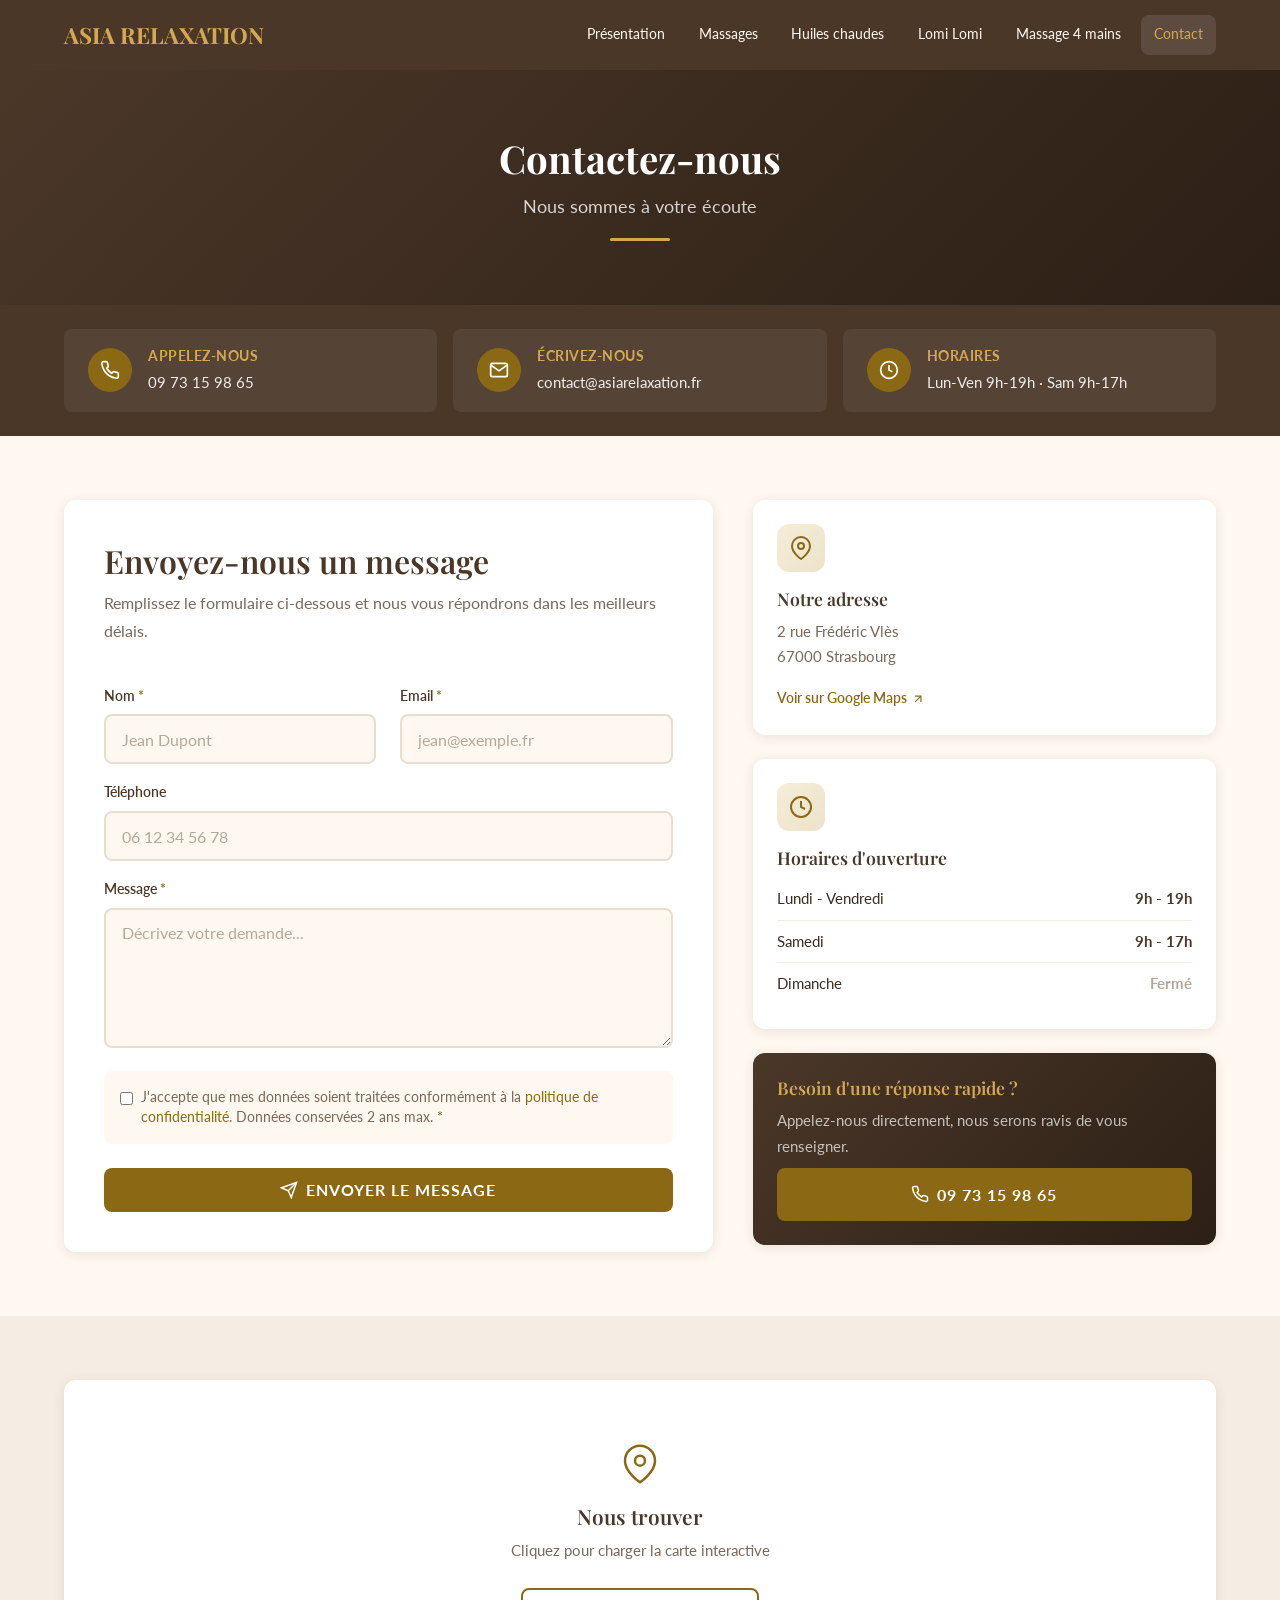
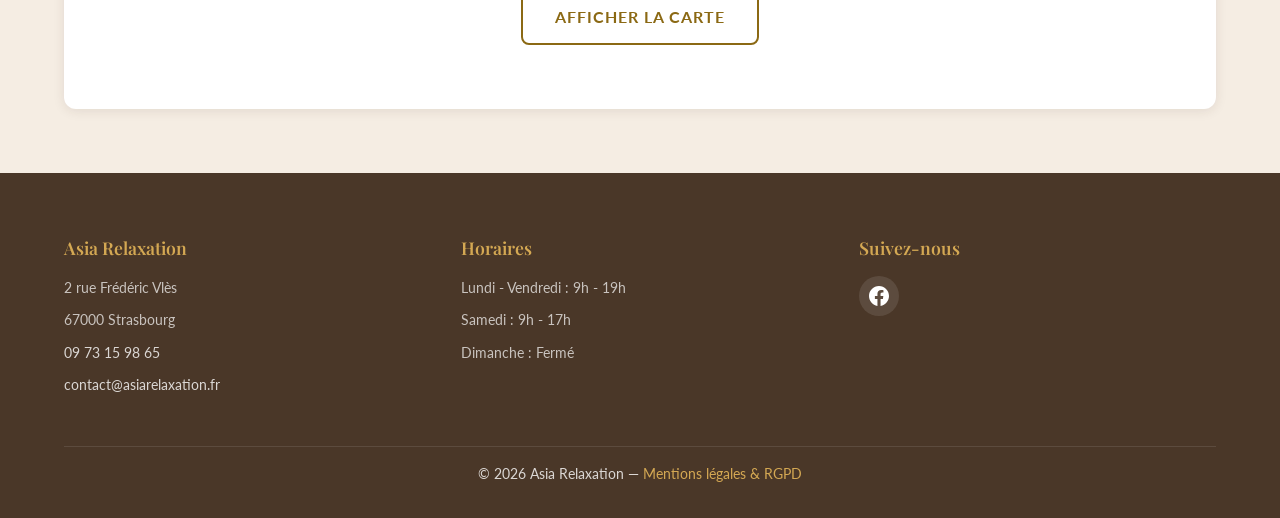
<file: contact.html>
<!DOCTYPE html>
<html lang="fr">
<head>
  <meta charset="UTF-8">
  <meta name="viewport" content="width=device-width, initial-scale=1.0">
  <title>Contact - Asia Relaxation | Salon de massage à Strasbourg</title>
  <meta name="description" content="Contactez Asia Relaxation à Strasbourg. 2 rue Frédéric Vlès, 67000 Strasbourg. Tél : 09 73 15 98 65. Ouvert du lundi au samedi.">
  <link rel="stylesheet" href="css/style.css">
</head>
<body>

  <!-- HEADER -->
  <header class="site-header" id="site-header">
    <div class="container">
      <a href="index.html" class="logo">ASIA RELAXATION</a>
      <button class="nav-toggle" aria-label="Menu" aria-expanded="false">
        <span class="hamburger"></span>
      </button>
      <nav class="main-nav" id="main-nav">
        <ul>
          <li><a href="index.html">Présentation</a></li>
          <li><a href="massages.html">Massages</a></li>
          <li><a href="massage-huiles-chaudes.html">Huiles chaudes</a></li>
          <li><a href="massage-lomi-lomi.html">Lomi Lomi</a></li>
          <li><a href="massage-4-mains.html">Massage 4 mains</a></li>
          <li><a href="contact.html">Contact</a></li>
        </ul>
      </nav>
    </div>
  </header>

  <!-- PAGE BANNER -->
  <section class="page-banner">
    <div class="container">
      <h1>Contactez-nous</h1>
      <p>Nous sommes à votre écoute</p>
      <div class="decorative-line"></div>
    </div>
  </section>

  <!-- QUICK CONTACT BAR -->
  <section class="contact-bar">
    <div class="container">
      <div class="contact-bar-grid">
        <a href="tel:0973159865" class="contact-bar-item">
          <div class="contact-bar-icon">
            <svg viewBox="0 0 24 24" fill="none" stroke="currentColor" stroke-width="2"><path d="M22 16.92v3a2 2 0 01-2.18 2 19.79 19.79 0 01-8.63-3.07 19.5 19.5 0 01-6-6 19.79 19.79 0 01-3.07-8.67A2 2 0 014.11 2h3a2 2 0 012 1.72c.127.96.361 1.903.7 2.81a2 2 0 01-.45 2.11L8.09 9.91a16 16 0 006 6l1.27-1.27a2 2 0 012.11-.45c.907.339 1.85.573 2.81.7A2 2 0 0122 16.92z"/></svg>
          </div>
          <div>
            <strong>Appelez-nous</strong>
            <span>09 73 15 98 65</span>
          </div>
        </a>
        <a href="mailto:contact@asiarelaxation.fr" class="contact-bar-item">
          <div class="contact-bar-icon">
            <svg viewBox="0 0 24 24" fill="none" stroke="currentColor" stroke-width="2"><path d="M4 4h16c1.1 0 2 .9 2 2v12c0 1.1-.9 2-2 2H4c-1.1 0-2-.9-2-2V6c0-1.1.9-2 2-2z"/><polyline points="22,6 12,13 2,6"/></svg>
          </div>
          <div>
            <strong>Écrivez-nous</strong>
            <span>contact@asiarelaxation.fr</span>
          </div>
        </a>
        <div class="contact-bar-item">
          <div class="contact-bar-icon">
            <svg viewBox="0 0 24 24" fill="none" stroke="currentColor" stroke-width="2"><circle cx="12" cy="12" r="10"/><polyline points="12 6 12 12 16 14"/></svg>
          </div>
          <div>
            <strong>Horaires</strong>
            <span>Lun-Ven 9h-19h &middot; Sam 9h-17h</span>
          </div>
        </div>
      </div>
    </div>
  </section>

  <!-- MAIN CONTACT AREA -->
  <section class="contact-main">
    <div class="container">
      <div class="contact-layout">

        <!-- FORM CARD -->
        <div class="contact-form-card">
          <div class="contact-form-header">
            <h2>Envoyez-nous un message</h2>
            <p>Remplissez le formulaire ci-dessous et nous vous répondrons dans les meilleurs délais.</p>
          </div>
          <form id="contact-form" action="https://formspree.io/f/VOTRE_ID" method="POST">
            <div class="form-row">
              <div class="form-group">
                <label for="nom">Nom <span class="required">*</span></label>
                <input type="text" id="nom" name="nom" required placeholder="Jean Dupont">
                <div class="form-error"></div>
              </div>
              <div class="form-group">
                <label for="email">Email <span class="required">*</span></label>
                <input type="email" id="email" name="email" required placeholder="jean@exemple.fr">
                <div class="form-error"></div>
              </div>
            </div>

            <div class="form-group">
              <label for="telephone">Téléphone</label>
              <input type="tel" id="telephone" name="telephone" placeholder="06 12 34 56 78">
            </div>

            <div class="form-group">
              <label for="message">Message <span class="required">*</span></label>
              <textarea id="message" name="message" required placeholder="Décrivez votre demande..."></textarea>
              <div class="form-error"></div>
            </div>

            <div class="checkbox-group">
              <input type="checkbox" id="rgpd" name="rgpd" required>
              <label for="rgpd">J'accepte que mes données soient traitées conformément à la <a href="mentions-legales.html">politique de confidentialité</a>. Données conservées 2 ans max. <span class="required">*</span></label>
              <div class="form-error"></div>
            </div>

            <button type="submit" class="btn btn--primary btn--full">
              <svg viewBox="0 0 24 24" fill="none" stroke="currentColor" stroke-width="2" width="18" height="18" style="vertical-align: middle; margin-right: 8px;"><line x1="22" y1="2" x2="11" y2="13"/><polygon points="22 2 15 22 11 13 2 9 22 2"/></svg>
              Envoyer le message
            </button>
          </form>
        </div>

        <!-- SIDEBAR -->
        <div class="contact-sidebar">

          <!-- ADDRESS CARD -->
          <div class="contact-card">
            <div class="contact-card-icon">
              <svg viewBox="0 0 24 24" fill="none" stroke="currentColor" stroke-width="2"><path d="M21 10c0 7-9 13-9 13s-9-6-9-13a9 9 0 0118 0z"/><circle cx="12" cy="10" r="3"/></svg>
            </div>
            <h3>Notre adresse</h3>
            <p>2 rue Frédéric Vlès<br>67000 Strasbourg</p>
            <a href="https://www.google.com/maps/search/2+rue+Frederic+Vles+67000+Strasbourg" target="_blank" rel="noopener" class="contact-card-link">
              Voir sur Google Maps
              <svg viewBox="0 0 24 24" fill="none" stroke="currentColor" stroke-width="2" width="14" height="14"><line x1="7" y1="17" x2="17" y2="7"/><polyline points="7 7 17 7 17 17"/></svg>
            </a>
          </div>

          <!-- HOURS CARD -->
          <div class="contact-card">
            <div class="contact-card-icon">
              <svg viewBox="0 0 24 24" fill="none" stroke="currentColor" stroke-width="2"><circle cx="12" cy="12" r="10"/><polyline points="12 6 12 12 16 14"/></svg>
            </div>
            <h3>Horaires d'ouverture</h3>
            <div class="hours-table">
              <div class="hours-row">
                <span>Lundi - Vendredi</span>
                <span class="hours-time">9h - 19h</span>
              </div>
              <div class="hours-row">
                <span>Samedi</span>
                <span class="hours-time">9h - 17h</span>
              </div>
              <div class="hours-row hours-closed">
                <span>Dimanche</span>
                <span class="hours-time">Fermé</span>
              </div>
            </div>
          </div>

          <!-- CTA CARD -->
          <div class="contact-card contact-card--cta">
            <h3>Besoin d'une réponse rapide ?</h3>
            <p>Appelez-nous directement, nous serons ravis de vous renseigner.</p>
            <a href="tel:0973159865" class="btn btn--primary btn--full">
              <svg viewBox="0 0 24 24" fill="none" stroke="currentColor" stroke-width="2" width="18" height="18" style="vertical-align: middle; margin-right: 8px;"><path d="M22 16.92v3a2 2 0 01-2.18 2 19.79 19.79 0 01-8.63-3.07 19.5 19.5 0 01-6-6 19.79 19.79 0 01-3.07-8.67A2 2 0 014.11 2h3a2 2 0 012 1.72c.127.96.361 1.903.7 2.81a2 2 0 01-.45 2.11L8.09 9.91a16 16 0 006 6l1.27-1.27a2 2 0 012.11-.45c.907.339 1.85.573 2.81.7A2 2 0 0122 16.92z"/></svg>
              09 73 15 98 65
            </a>
          </div>

        </div>
      </div>
    </div>
  </section>

  <!-- MAP -->
  <section class="map-section">
    <div class="container">
      <div id="map-consent" class="map-consent">
        <div class="map-consent-inner">
          <svg viewBox="0 0 24 24" fill="none" stroke="currentColor" stroke-width="1.5" width="40" height="40" style="color: var(--color-primary); margin-bottom: 12px;"><path d="M21 10c0 7-9 13-9 13s-9-6-9-13a9 9 0 0118 0z"/><circle cx="12" cy="10" r="3"/></svg>
          <h3>Nous trouver</h3>
          <p>Cliquez pour charger la carte interactive</p>
          <span class="btn btn--outline">Afficher la carte</span>
        </div>
      </div>
      <div id="map-wrapper" class="map-wrapper" style="display: none;"></div>
    </div>
  </section>

  <!-- FOOTER -->
  <footer class="site-footer">
    <div class="container">
      <div class="footer-grid">
        <div class="footer-col">
          <h3>Asia Relaxation</h3>
          <p>2 rue Frédéric Vlès</p>
          <p>67000 Strasbourg</p>
          <p><a href="tel:0973159865">09 73 15 98 65</a></p>
          <p><a href="mailto:contact@asiarelaxation.fr">contact@asiarelaxation.fr</a></p>
        </div>
        <div class="footer-col">
          <h3>Horaires</h3>
          <p>Lundi - Vendredi : 9h - 19h</p>
          <p>Samedi : 9h - 17h</p>
          <p>Dimanche : Fermé</p>
        </div>
        <div class="footer-col">
          <h3>Suivez-nous</h3>
          <div class="footer-social">
            <a href="https://www.facebook.com/Asia-relaxation-1410521835832506/" target="_blank" rel="noopener" aria-label="Facebook">
              <svg viewBox="0 0 24 24"><path d="M24 12.073c0-6.627-5.373-12-12-12s-12 5.373-12 12c0 5.99 4.388 10.954 10.125 11.854v-8.385H7.078v-3.47h3.047V9.43c0-3.007 1.792-4.669 4.533-4.669 1.312 0 2.686.235 2.686.235v2.953H15.83c-1.491 0-1.956.925-1.956 1.874v2.25h3.328l-.532 3.47h-2.796v8.385C19.612 23.027 24 18.062 24 12.073z"/></svg>
            </a>
          </div>
        </div>
      </div>
      <div class="footer-bottom">
        <p>&copy; 2026 Asia Relaxation &mdash; <a href="mentions-legales.html">Mentions légales & RGPD</a></p>
      </div>
    </div>
  </footer>

  <script src="js/main.js"></script>
</body>
</html>
</file>
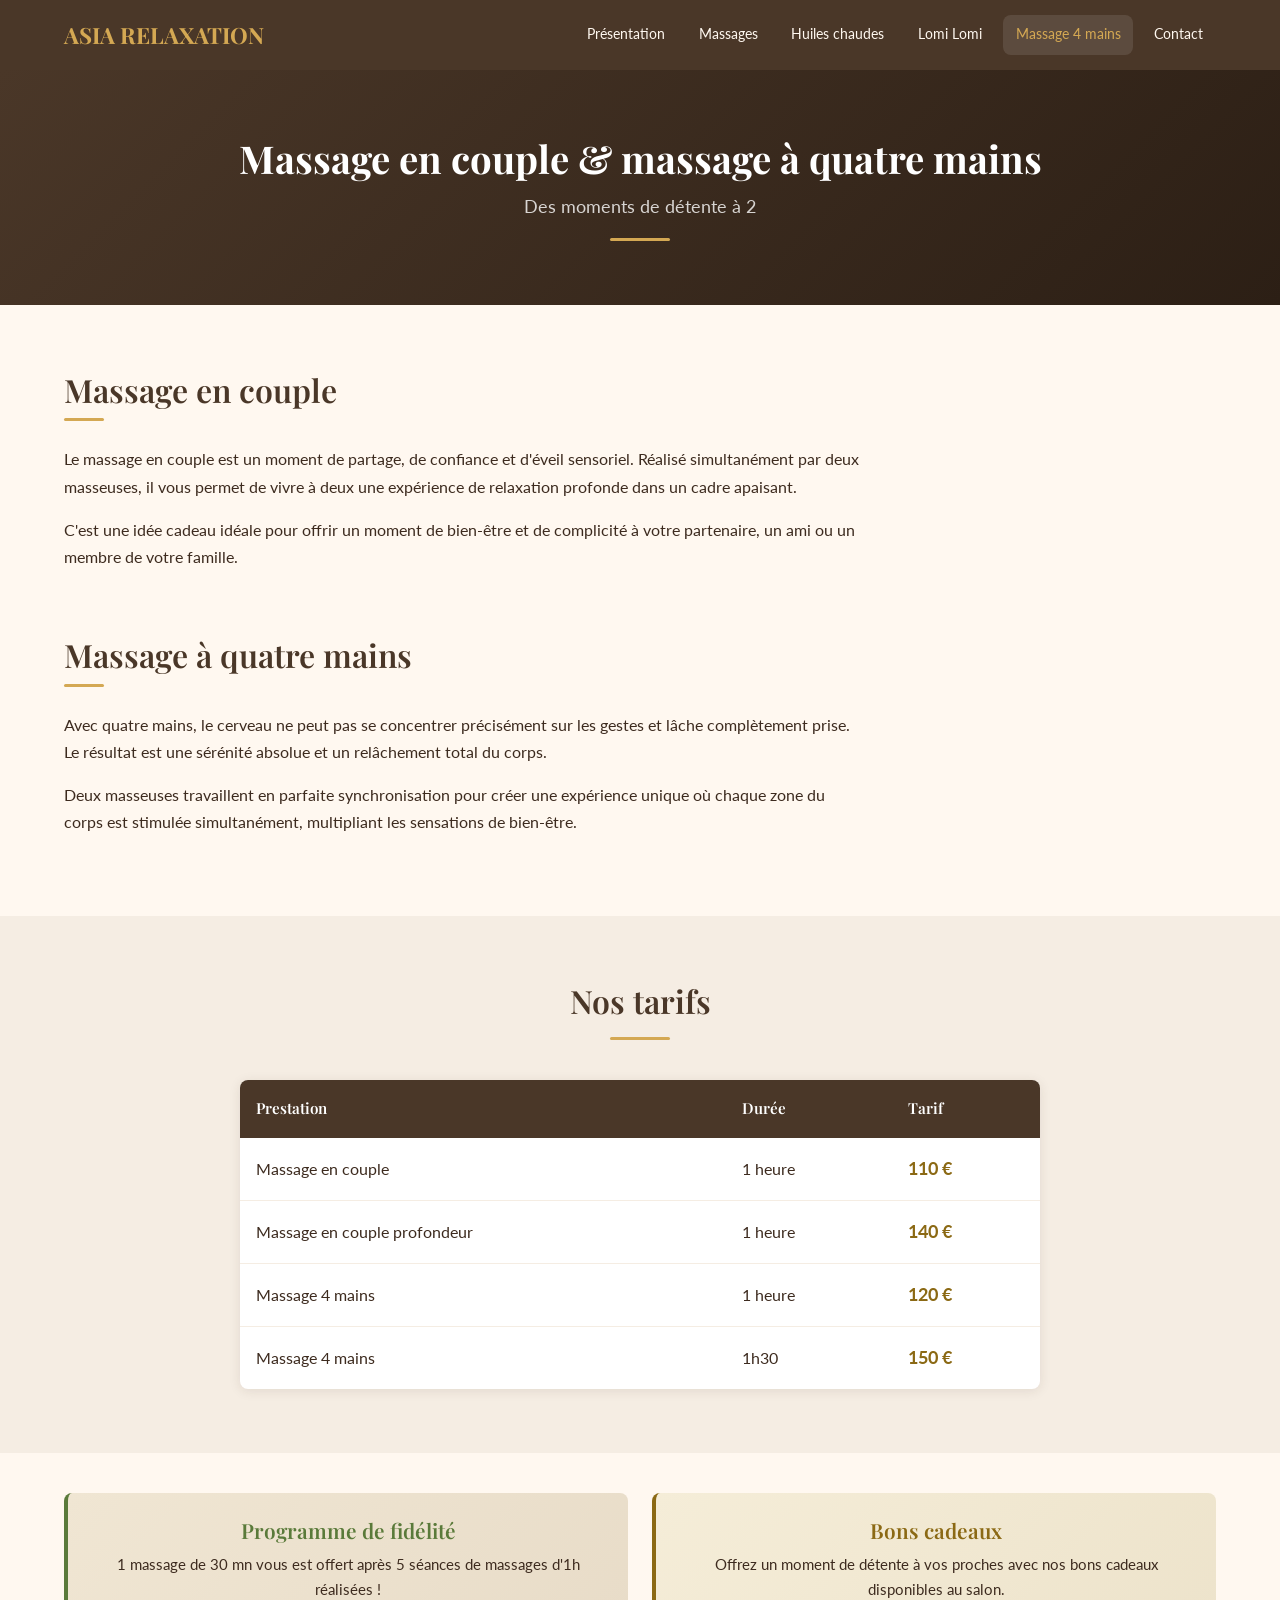
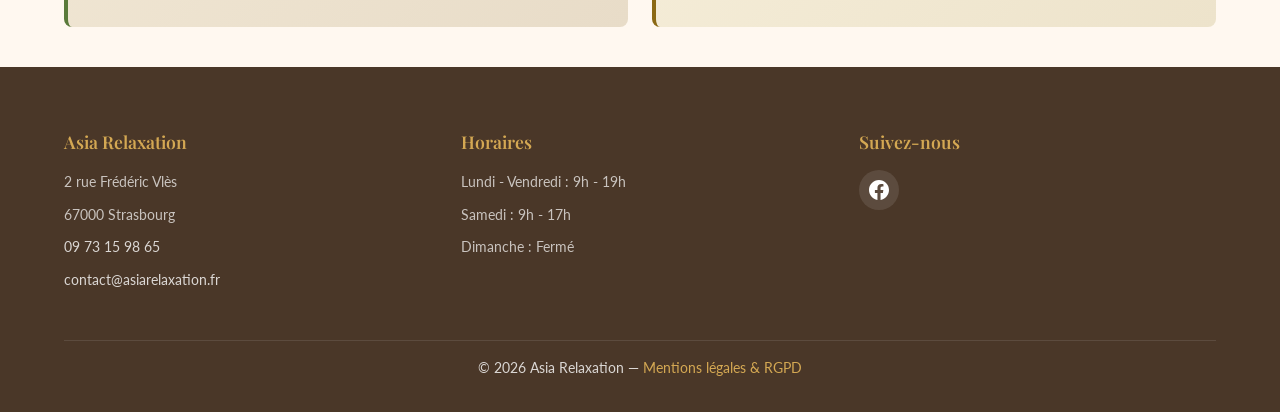
<file: massage-4-mains.html>
<!DOCTYPE html>
<html lang="fr">
<head>
  <meta charset="UTF-8">
  <meta name="viewport" content="width=device-width, initial-scale=1.0">
  <title>Massage en couple et massage 4 mains - Asia Relaxation Strasbourg</title>
  <meta name="description" content="Massage en couple et massage à quatre mains à Strasbourg. Moments de détente à 2. Sérénité absolue et relâchement total. Asia Relaxation.">
  <link rel="stylesheet" href="css/style.css">
</head>
<body>

  <!-- HEADER -->
  <header class="site-header" id="site-header">
    <div class="container">
      <a href="index.html" class="logo">ASIA RELAXATION</a>
      <button class="nav-toggle" aria-label="Menu" aria-expanded="false">
        <span class="hamburger"></span>
      </button>
      <nav class="main-nav" id="main-nav">
        <ul>
          <li><a href="index.html">Présentation</a></li>
          <li><a href="massages.html">Massages</a></li>
          <li><a href="massage-huiles-chaudes.html">Huiles chaudes</a></li>
          <li><a href="massage-lomi-lomi.html">Lomi Lomi</a></li>
          <li><a href="massage-4-mains.html">Massage 4 mains</a></li>
          <li><a href="contact.html">Contact</a></li>
        </ul>
      </nav>
    </div>
  </header>

  <!-- PAGE BANNER -->
  <section class="page-banner">
    <div class="container">
      <h1>Massage en couple &amp; massage à quatre mains</h1>
      <p>Des moments de détente à 2</p>
      <div class="decorative-line"></div>
    </div>
  </section>

  <!-- CONTENT -->
  <section class="massage-content">
    <div class="container">

      <div class="massage-block">
        <h2>Massage en couple</h2>
        <p>Le massage en couple est un moment de partage, de confiance et d'éveil sensoriel. Réalisé simultanément par deux masseuses, il vous permet de vivre à deux une expérience de relaxation profonde dans un cadre apaisant.</p>
        <p>C'est une idée cadeau idéale pour offrir un moment de bien-être et de complicité à votre partenaire, un ami ou un membre de votre famille.</p>
      </div>

      <div class="massage-block">
        <h2>Massage à quatre mains</h2>
        <p>Avec quatre mains, le cerveau ne peut pas se concentrer précisément sur les gestes et lâche complètement prise. Le résultat est une sérénité absolue et un relâchement total du corps.</p>
        <p>Deux masseuses travaillent en parfaite synchronisation pour créer une expérience unique où chaque zone du corps est stimulée simultanément, multipliant les sensations de bien-être.</p>
      </div>

    </div>
  </section>

  <!-- PRICING -->
  <section class="pricing">
    <div class="container">
      <h2 class="section-title">Nos tarifs</h2>
      <table class="pricing-table">
        <thead>
          <tr>
            <th>Prestation</th>
            <th>Durée</th>
            <th>Tarif</th>
          </tr>
        </thead>
        <tbody>
          <tr>
            <td>Massage en couple</td>
            <td>1 heure</td>
            <td class="price">110 €</td>
          </tr>
          <tr>
            <td>Massage en couple profondeur</td>
            <td>1 heure</td>
            <td class="price">140 €</td>
          </tr>
          <tr>
            <td>Massage 4 mains</td>
            <td>1 heure</td>
            <td class="price">120 €</td>
          </tr>
          <tr>
            <td>Massage 4 mains</td>
            <td>1h30</td>
            <td class="price">150 €</td>
          </tr>
        </tbody>
      </table>
    </div>
  </section>

  <!-- PROMO CALLOUT -->
  <section class="promo-callout">
    <div class="container">
      <div class="promo-grid">
        <div class="promo-card promo-loyalty">
          <h3>Programme de fidélité</h3>
          <p>1 massage de 30 mn vous est offert après 5 séances de massages d'1h réalisées !</p>
        </div>
        <div class="promo-card promo-gift">
          <h3>Bons cadeaux</h3>
          <p>Offrez un moment de détente à vos proches avec nos bons cadeaux disponibles au salon.</p>
        </div>
      </div>
    </div>
  </section>

  <!-- FOOTER -->
  <footer class="site-footer">
    <div class="container">
      <div class="footer-grid">
        <div class="footer-col">
          <h3>Asia Relaxation</h3>
          <p>2 rue Frédéric Vlès</p>
          <p>67000 Strasbourg</p>
          <p><a href="tel:0973159865">09 73 15 98 65</a></p>
          <p><a href="mailto:contact@asiarelaxation.fr">contact@asiarelaxation.fr</a></p>
        </div>
        <div class="footer-col">
          <h3>Horaires</h3>
          <p>Lundi - Vendredi : 9h - 19h</p>
          <p>Samedi : 9h - 17h</p>
          <p>Dimanche : Fermé</p>
        </div>
        <div class="footer-col">
          <h3>Suivez-nous</h3>
          <div class="footer-social">
            <a href="https://www.facebook.com/Asia-relaxation-1410521835832506/" target="_blank" rel="noopener" aria-label="Facebook">
              <svg viewBox="0 0 24 24"><path d="M24 12.073c0-6.627-5.373-12-12-12s-12 5.373-12 12c0 5.99 4.388 10.954 10.125 11.854v-8.385H7.078v-3.47h3.047V9.43c0-3.007 1.792-4.669 4.533-4.669 1.312 0 2.686.235 2.686.235v2.953H15.83c-1.491 0-1.956.925-1.956 1.874v2.25h3.328l-.532 3.47h-2.796v8.385C19.612 23.027 24 18.062 24 12.073z"/></svg>
            </a>
          </div>
        </div>
      </div>
      <div class="footer-bottom">
        <p>&copy; 2026 Asia Relaxation &mdash; <a href="mentions-legales.html">Mentions légales & RGPD</a></p>
      </div>
    </div>
  </footer>

  <script src="js/main.js"></script>
</body>
</html>
</file>
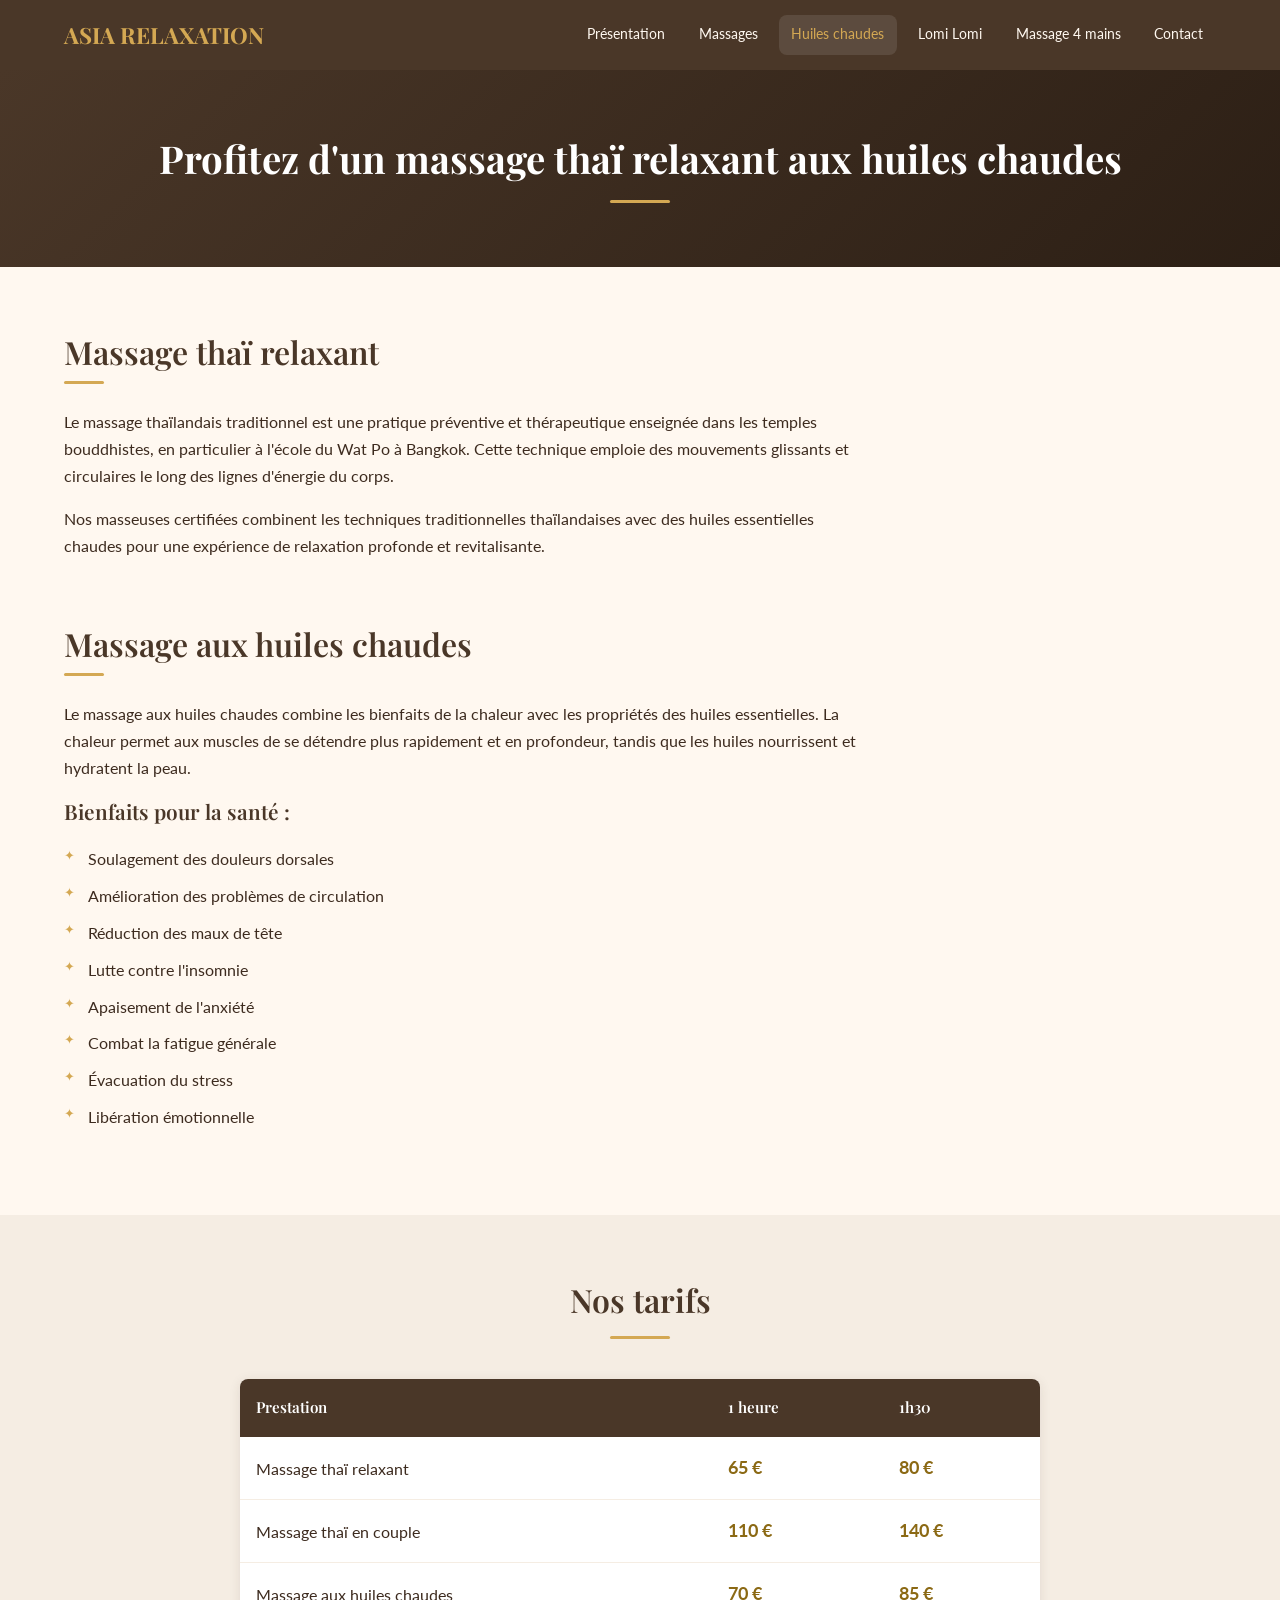
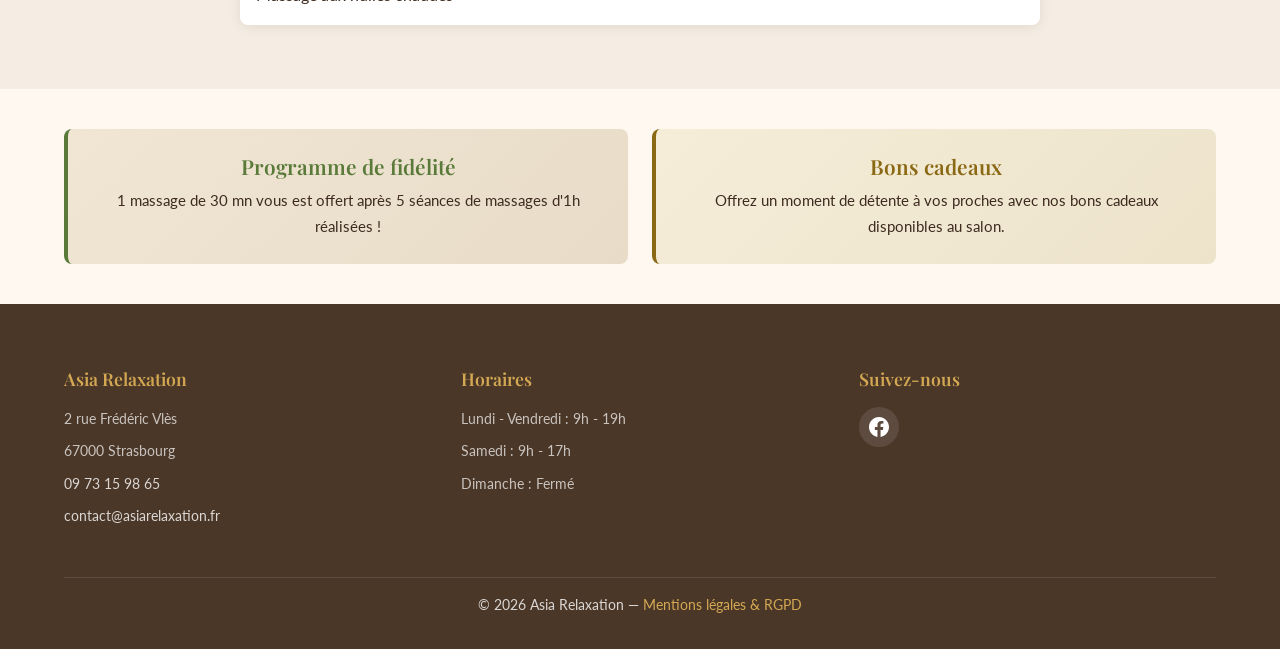
<file: massage-huiles-chaudes.html>
<!DOCTYPE html>
<html lang="fr">
<head>
  <meta charset="UTF-8">
  <meta name="viewport" content="width=device-width, initial-scale=1.0">
  <title>Massage thaï relaxant aux huiles chaudes - Asia Relaxation Strasbourg</title>
  <meta name="description" content="Profitez d'un massage thaï relaxant aux huiles chaudes à Strasbourg. Techniques traditionnelles combinées aux huiles essentielles chaudes. Asia Relaxation.">
  <link rel="stylesheet" href="css/style.css">
</head>
<body>

  <!-- HEADER -->
  <header class="site-header" id="site-header">
    <div class="container">
      <a href="index.html" class="logo">ASIA RELAXATION</a>
      <button class="nav-toggle" aria-label="Menu" aria-expanded="false">
        <span class="hamburger"></span>
      </button>
      <nav class="main-nav" id="main-nav">
        <ul>
          <li><a href="index.html">Présentation</a></li>
          <li><a href="massages.html">Massages</a></li>
          <li><a href="massage-huiles-chaudes.html">Huiles chaudes</a></li>
          <li><a href="massage-lomi-lomi.html">Lomi Lomi</a></li>
          <li><a href="massage-4-mains.html">Massage 4 mains</a></li>
          <li><a href="contact.html">Contact</a></li>
        </ul>
      </nav>
    </div>
  </header>

  <!-- PAGE BANNER -->
  <section class="page-banner">
    <div class="container">
      <h1>Profitez d'un massage thaï relaxant aux huiles chaudes</h1>
      <div class="decorative-line"></div>
    </div>
  </section>

  <!-- CONTENT -->
  <section class="massage-content">
    <div class="container">

      <div class="massage-block">
        <h2>Massage thaï relaxant</h2>
        <p>Le massage thaïlandais traditionnel est une pratique préventive et thérapeutique enseignée dans les temples bouddhistes, en particulier à l'école du Wat Po à Bangkok. Cette technique emploie des mouvements glissants et circulaires le long des lignes d'énergie du corps.</p>
        <p>Nos masseuses certifiées combinent les techniques traditionnelles thaïlandaises avec des huiles essentielles chaudes pour une expérience de relaxation profonde et revitalisante.</p>
      </div>

      <div class="massage-block">
        <h2>Massage aux huiles chaudes</h2>
        <p>Le massage aux huiles chaudes combine les bienfaits de la chaleur avec les propriétés des huiles essentielles. La chaleur permet aux muscles de se détendre plus rapidement et en profondeur, tandis que les huiles nourrissent et hydratent la peau.</p>

        <h3>Bienfaits pour la santé :</h3>
        <ul>
          <li>Soulagement des douleurs dorsales</li>
          <li>Amélioration des problèmes de circulation</li>
          <li>Réduction des maux de tête</li>
          <li>Lutte contre l'insomnie</li>
          <li>Apaisement de l'anxiété</li>
          <li>Combat la fatigue générale</li>
          <li>Évacuation du stress</li>
          <li>Libération émotionnelle</li>
        </ul>
      </div>

    </div>
  </section>

  <!-- PRICING -->
  <section class="pricing">
    <div class="container">
      <h2 class="section-title">Nos tarifs</h2>
      <table class="pricing-table">
        <thead>
          <tr>
            <th>Prestation</th>
            <th>1 heure</th>
            <th>1h30</th>
          </tr>
        </thead>
        <tbody>
          <tr>
            <td>Massage thaï relaxant</td>
            <td class="price">65 €</td>
            <td class="price">80 €</td>
          </tr>
          <tr>
            <td>Massage thaï en couple</td>
            <td class="price">110 €</td>
            <td class="price">140 €</td>
          </tr>
          <tr>
            <td>Massage aux huiles chaudes</td>
            <td class="price">70 €</td>
            <td class="price">85 €</td>
          </tr>
        </tbody>
      </table>
    </div>
  </section>

  <!-- PROMO CALLOUT -->
  <section class="promo-callout">
    <div class="container">
      <div class="promo-grid">
        <div class="promo-card promo-loyalty">
          <h3>Programme de fidélité</h3>
          <p>1 massage de 30 mn vous est offert après 5 séances de massages d'1h réalisées !</p>
        </div>
        <div class="promo-card promo-gift">
          <h3>Bons cadeaux</h3>
          <p>Offrez un moment de détente à vos proches avec nos bons cadeaux disponibles au salon.</p>
        </div>
      </div>
    </div>
  </section>

  <!-- FOOTER -->
  <footer class="site-footer">
    <div class="container">
      <div class="footer-grid">
        <div class="footer-col">
          <h3>Asia Relaxation</h3>
          <p>2 rue Frédéric Vlès</p>
          <p>67000 Strasbourg</p>
          <p><a href="tel:0973159865">09 73 15 98 65</a></p>
          <p><a href="mailto:contact@asiarelaxation.fr">contact@asiarelaxation.fr</a></p>
        </div>
        <div class="footer-col">
          <h3>Horaires</h3>
          <p>Lundi - Vendredi : 9h - 19h</p>
          <p>Samedi : 9h - 17h</p>
          <p>Dimanche : Fermé</p>
        </div>
        <div class="footer-col">
          <h3>Suivez-nous</h3>
          <div class="footer-social">
            <a href="https://www.facebook.com/Asia-relaxation-1410521835832506/" target="_blank" rel="noopener" aria-label="Facebook">
              <svg viewBox="0 0 24 24"><path d="M24 12.073c0-6.627-5.373-12-12-12s-12 5.373-12 12c0 5.99 4.388 10.954 10.125 11.854v-8.385H7.078v-3.47h3.047V9.43c0-3.007 1.792-4.669 4.533-4.669 1.312 0 2.686.235 2.686.235v2.953H15.83c-1.491 0-1.956.925-1.956 1.874v2.25h3.328l-.532 3.47h-2.796v8.385C19.612 23.027 24 18.062 24 12.073z"/></svg>
            </a>
          </div>
        </div>
      </div>
      <div class="footer-bottom">
        <p>&copy; 2026 Asia Relaxation &mdash; <a href="mentions-legales.html">Mentions légales & RGPD</a></p>
      </div>
    </div>
  </footer>

  <script src="js/main.js"></script>
</body>
</html>
</file>
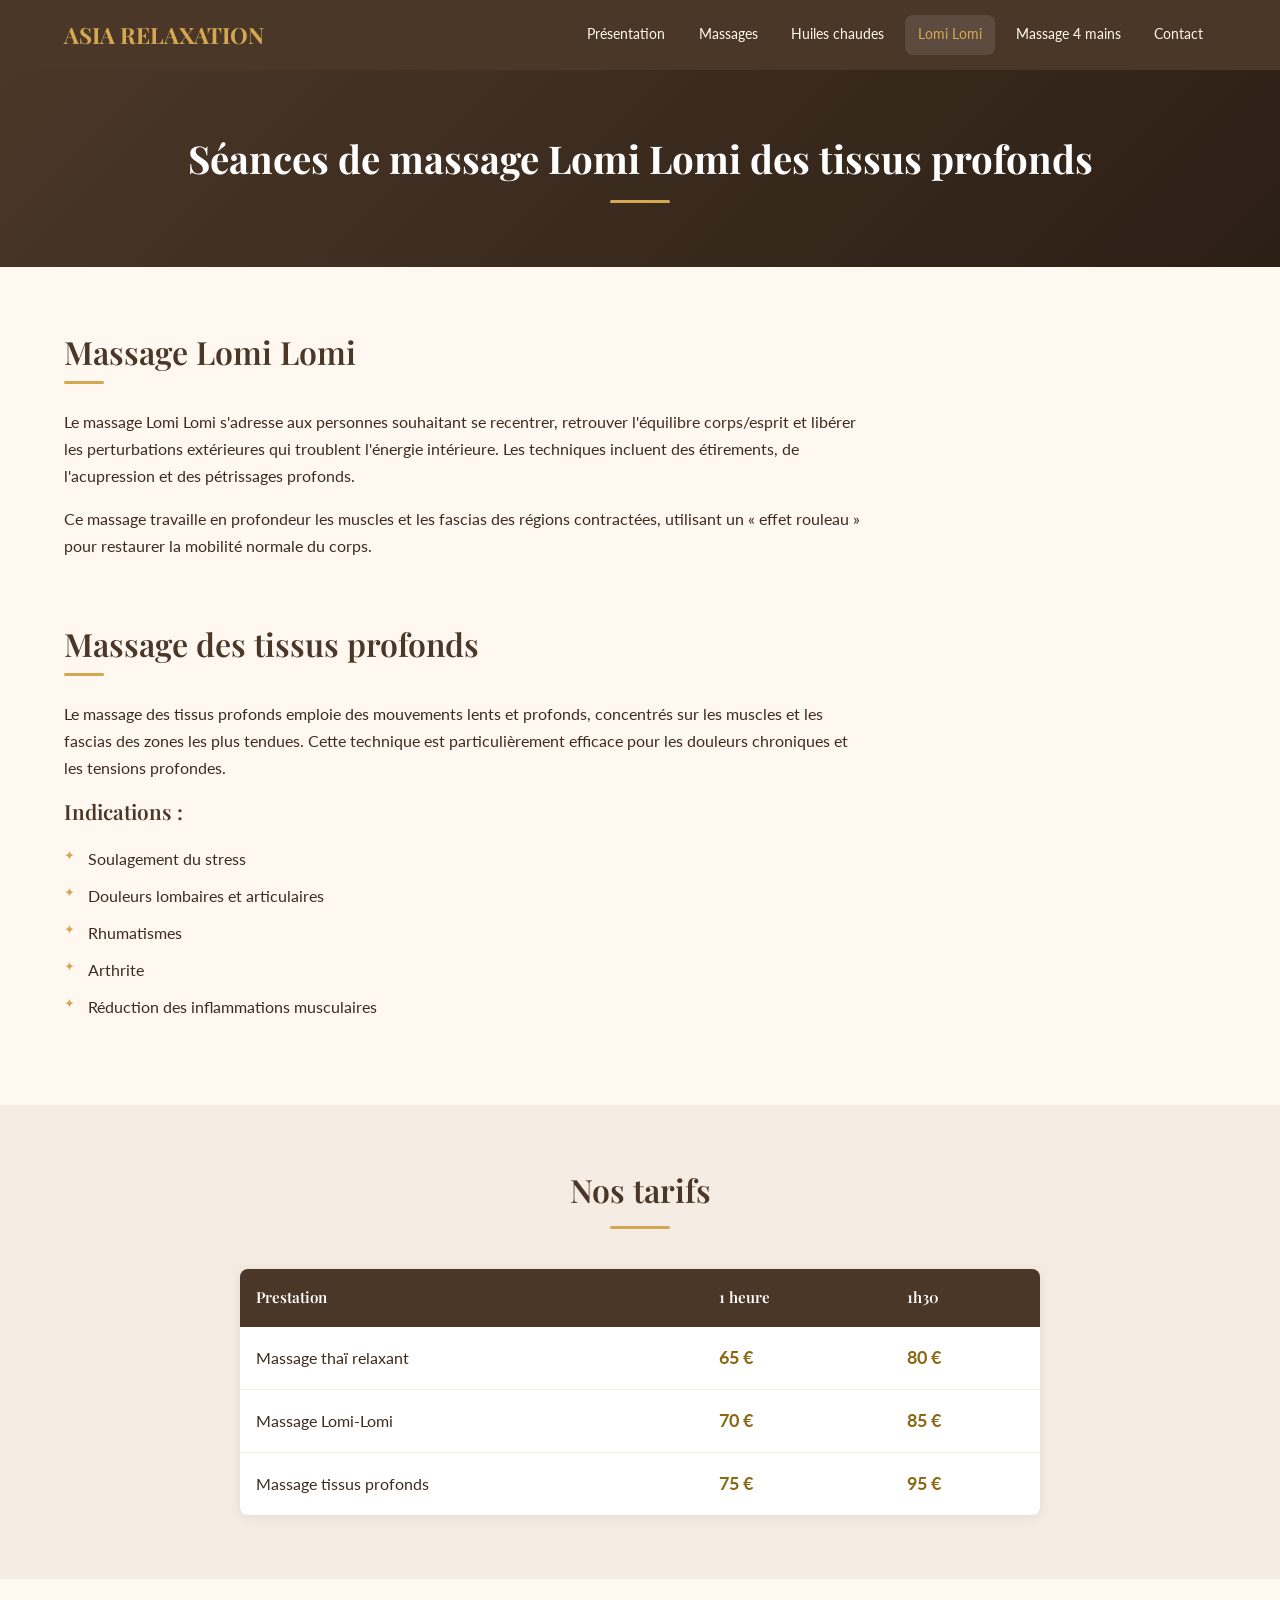
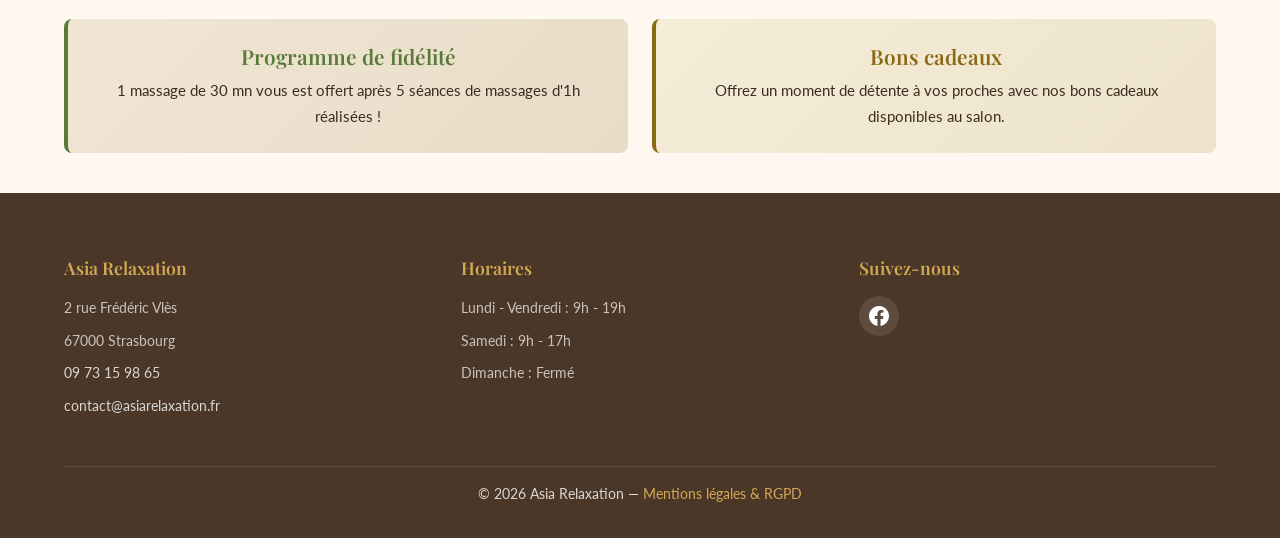
<file: massage-lomi-lomi.html>
<!DOCTYPE html>
<html lang="fr">
<head>
  <meta charset="UTF-8">
  <meta name="viewport" content="width=device-width, initial-scale=1.0">
  <title>Massage Lomi Lomi des tissus profonds - Asia Relaxation Strasbourg</title>
  <meta name="description" content="Séances de massage Lomi Lomi et tissus profonds à Strasbourg. Étirements, acupression, pétrissages. Retrouvez l'équilibre corps et esprit. Asia Relaxation.">
  <link rel="stylesheet" href="css/style.css">
</head>
<body>

  <!-- HEADER -->
  <header class="site-header" id="site-header">
    <div class="container">
      <a href="index.html" class="logo">ASIA RELAXATION</a>
      <button class="nav-toggle" aria-label="Menu" aria-expanded="false">
        <span class="hamburger"></span>
      </button>
      <nav class="main-nav" id="main-nav">
        <ul>
          <li><a href="index.html">Présentation</a></li>
          <li><a href="massages.html">Massages</a></li>
          <li><a href="massage-huiles-chaudes.html">Huiles chaudes</a></li>
          <li><a href="massage-lomi-lomi.html">Lomi Lomi</a></li>
          <li><a href="massage-4-mains.html">Massage 4 mains</a></li>
          <li><a href="contact.html">Contact</a></li>
        </ul>
      </nav>
    </div>
  </header>

  <!-- PAGE BANNER -->
  <section class="page-banner">
    <div class="container">
      <h1>Séances de massage Lomi Lomi des tissus profonds</h1>
      <div class="decorative-line"></div>
    </div>
  </section>

  <!-- CONTENT -->
  <section class="massage-content">
    <div class="container">

      <div class="massage-block">
        <h2>Massage Lomi Lomi</h2>
        <p>Le massage Lomi Lomi s'adresse aux personnes souhaitant se recentrer, retrouver l'équilibre corps/esprit et libérer les perturbations extérieures qui troublent l'énergie intérieure. Les techniques incluent des étirements, de l'acupression et des pétrissages profonds.</p>
        <p>Ce massage travaille en profondeur les muscles et les fascias des régions contractées, utilisant un « effet rouleau » pour restaurer la mobilité normale du corps.</p>
      </div>

      <div class="massage-block">
        <h2>Massage des tissus profonds</h2>
        <p>Le massage des tissus profonds emploie des mouvements lents et profonds, concentrés sur les muscles et les fascias des zones les plus tendues. Cette technique est particulièrement efficace pour les douleurs chroniques et les tensions profondes.</p>

        <h3>Indications :</h3>
        <ul>
          <li>Soulagement du stress</li>
          <li>Douleurs lombaires et articulaires</li>
          <li>Rhumatismes</li>
          <li>Arthrite</li>
          <li>Réduction des inflammations musculaires</li>
        </ul>
      </div>

    </div>
  </section>

  <!-- PRICING -->
  <section class="pricing">
    <div class="container">
      <h2 class="section-title">Nos tarifs</h2>
      <table class="pricing-table">
        <thead>
          <tr>
            <th>Prestation</th>
            <th>1 heure</th>
            <th>1h30</th>
          </tr>
        </thead>
        <tbody>
          <tr>
            <td>Massage thaï relaxant</td>
            <td class="price">65 €</td>
            <td class="price">80 €</td>
          </tr>
          <tr>
            <td>Massage Lomi-Lomi</td>
            <td class="price">70 €</td>
            <td class="price">85 €</td>
          </tr>
          <tr>
            <td>Massage tissus profonds</td>
            <td class="price">75 €</td>
            <td class="price">95 €</td>
          </tr>
        </tbody>
      </table>
    </div>
  </section>

  <!-- PROMO CALLOUT -->
  <section class="promo-callout">
    <div class="container">
      <div class="promo-grid">
        <div class="promo-card promo-loyalty">
          <h3>Programme de fidélité</h3>
          <p>1 massage de 30 mn vous est offert après 5 séances de massages d'1h réalisées !</p>
        </div>
        <div class="promo-card promo-gift">
          <h3>Bons cadeaux</h3>
          <p>Offrez un moment de détente à vos proches avec nos bons cadeaux disponibles au salon.</p>
        </div>
      </div>
    </div>
  </section>

  <!-- FOOTER -->
  <footer class="site-footer">
    <div class="container">
      <div class="footer-grid">
        <div class="footer-col">
          <h3>Asia Relaxation</h3>
          <p>2 rue Frédéric Vlès</p>
          <p>67000 Strasbourg</p>
          <p><a href="tel:0973159865">09 73 15 98 65</a></p>
          <p><a href="mailto:contact@asiarelaxation.fr">contact@asiarelaxation.fr</a></p>
        </div>
        <div class="footer-col">
          <h3>Horaires</h3>
          <p>Lundi - Vendredi : 9h - 19h</p>
          <p>Samedi : 9h - 17h</p>
          <p>Dimanche : Fermé</p>
        </div>
        <div class="footer-col">
          <h3>Suivez-nous</h3>
          <div class="footer-social">
            <a href="https://www.facebook.com/Asia-relaxation-1410521835832506/" target="_blank" rel="noopener" aria-label="Facebook">
              <svg viewBox="0 0 24 24"><path d="M24 12.073c0-6.627-5.373-12-12-12s-12 5.373-12 12c0 5.99 4.388 10.954 10.125 11.854v-8.385H7.078v-3.47h3.047V9.43c0-3.007 1.792-4.669 4.533-4.669 1.312 0 2.686.235 2.686.235v2.953H15.83c-1.491 0-1.956.925-1.956 1.874v2.25h3.328l-.532 3.47h-2.796v8.385C19.612 23.027 24 18.062 24 12.073z"/></svg>
            </a>
          </div>
        </div>
      </div>
      <div class="footer-bottom">
        <p>&copy; 2026 Asia Relaxation &mdash; <a href="mentions-legales.html">Mentions légales & RGPD</a></p>
      </div>
    </div>
  </footer>

  <script src="js/main.js"></script>
</body>
</html>
</file>
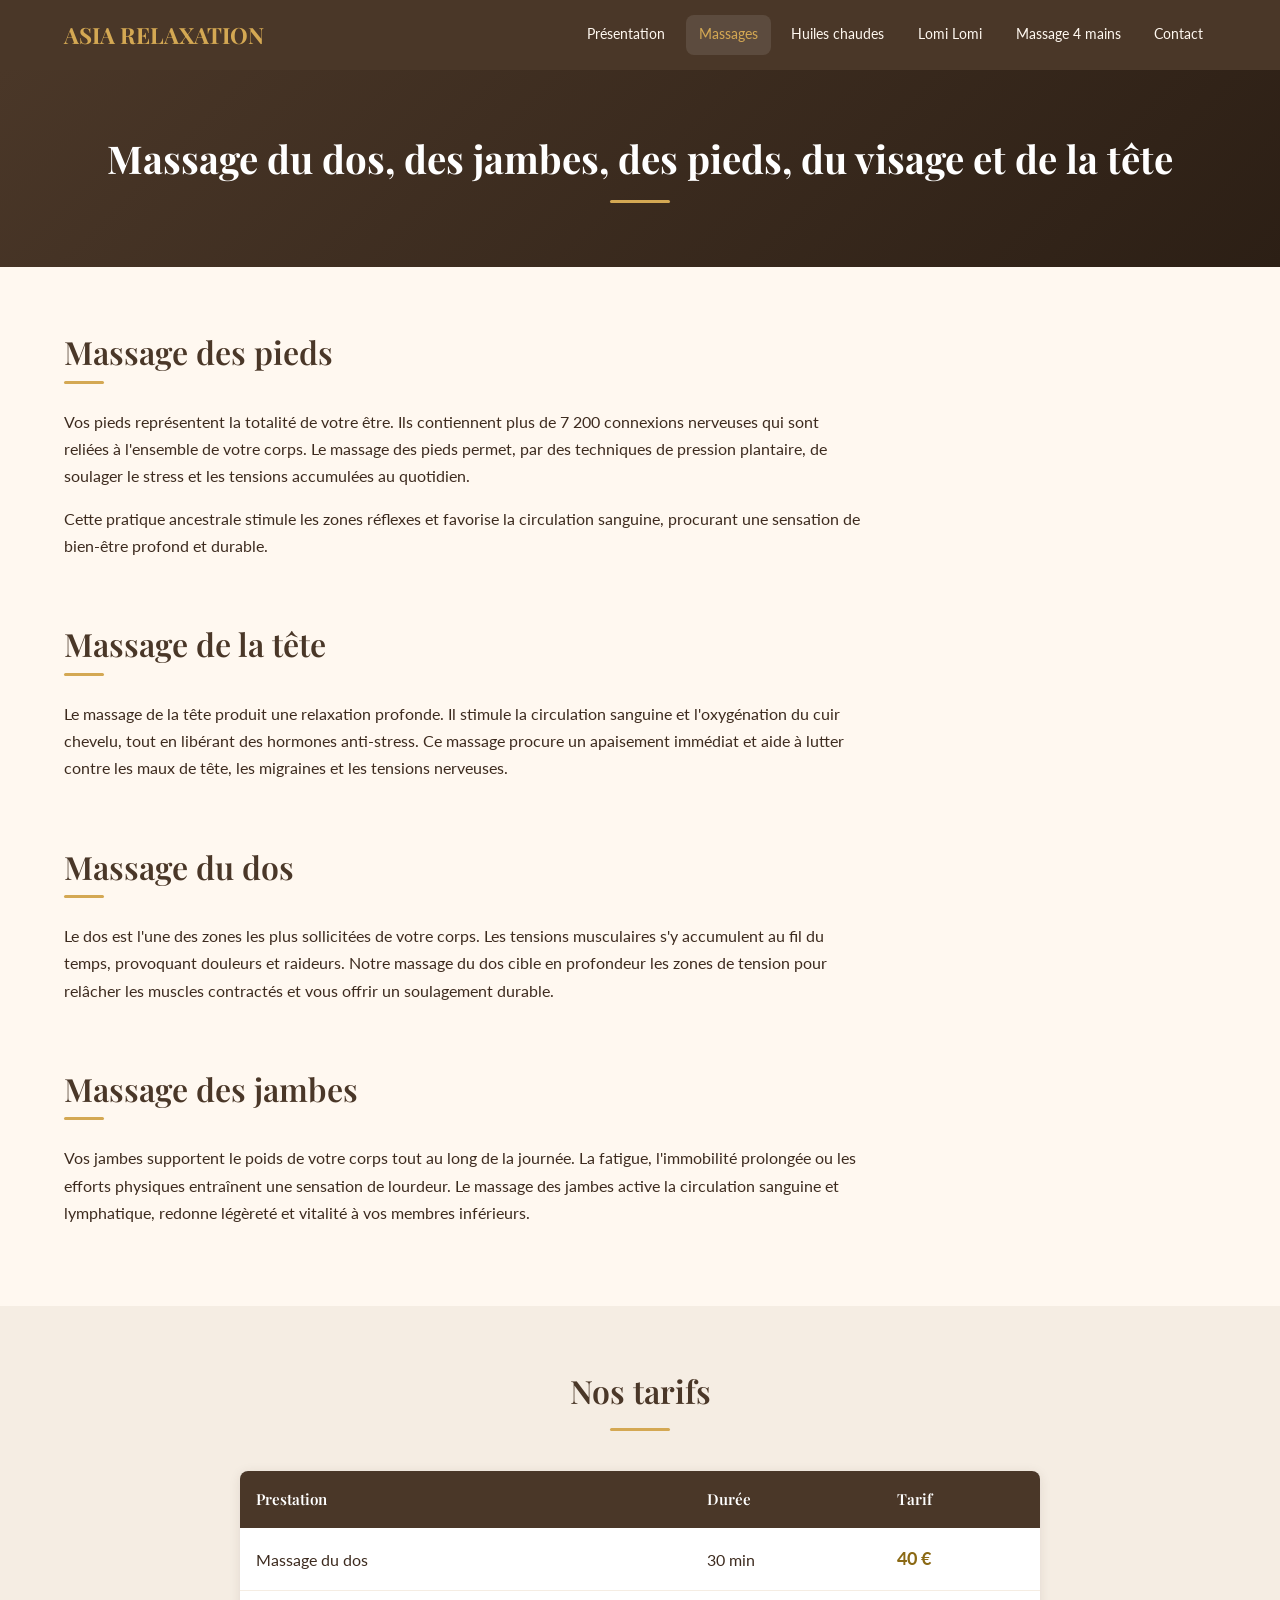
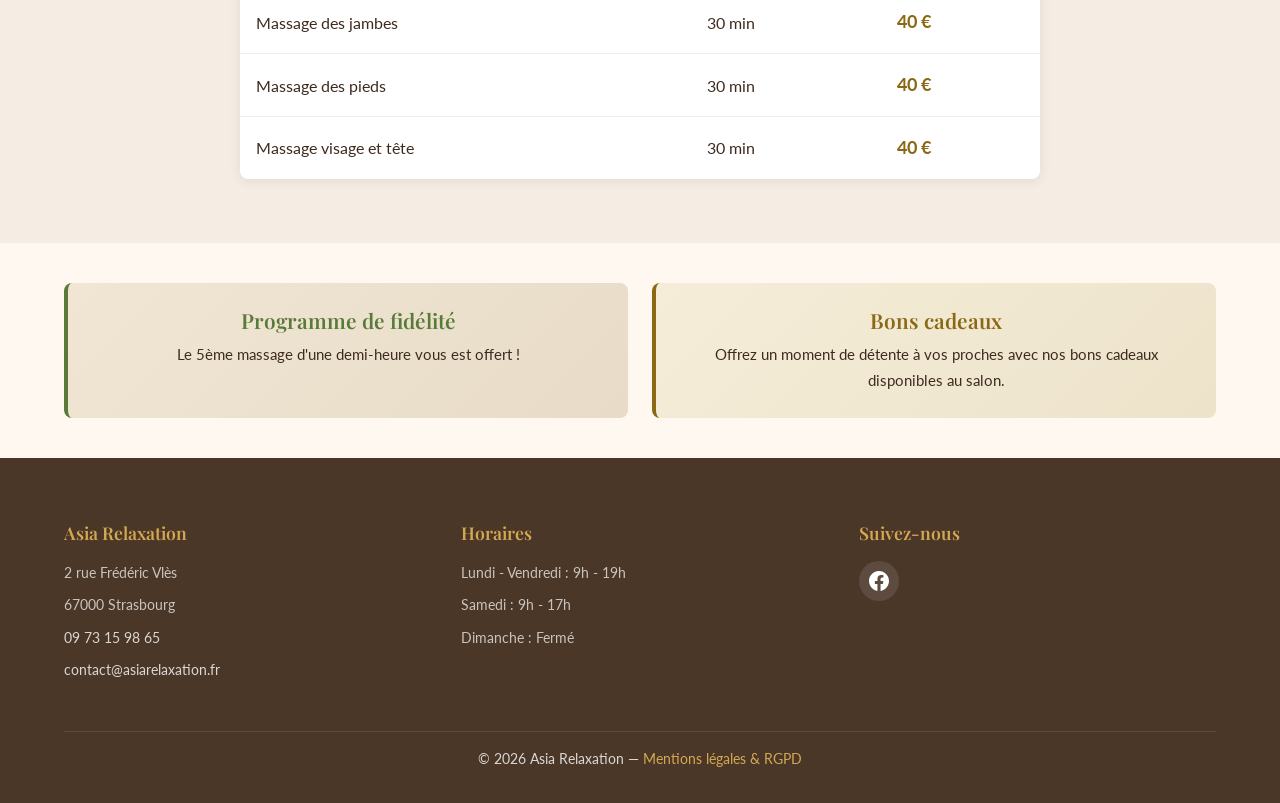
<file: massages.html>
<!DOCTYPE html>
<html lang="fr">
<head>
  <meta charset="UTF-8">
  <meta name="viewport" content="width=device-width, initial-scale=1.0">
  <title>Massage du dos, des jambes, des pieds, du visage et de la tête - Asia Relaxation</title>
  <meta name="description" content="Massages du dos, des jambes, des pieds, du visage et de la tête à Strasbourg. Séances de 30 minutes à 40€. Asia Relaxation.">
  <link rel="stylesheet" href="css/style.css">
</head>
<body>

  <!-- HEADER -->
  <header class="site-header" id="site-header">
    <div class="container">
      <a href="index.html" class="logo">ASIA RELAXATION</a>
      <button class="nav-toggle" aria-label="Menu" aria-expanded="false">
        <span class="hamburger"></span>
      </button>
      <nav class="main-nav" id="main-nav">
        <ul>
          <li><a href="index.html">Présentation</a></li>
          <li><a href="massages.html">Massages</a></li>
          <li><a href="massage-huiles-chaudes.html">Huiles chaudes</a></li>
          <li><a href="massage-lomi-lomi.html">Lomi Lomi</a></li>
          <li><a href="massage-4-mains.html">Massage 4 mains</a></li>
          <li><a href="contact.html">Contact</a></li>
        </ul>
      </nav>
    </div>
  </header>

  <!-- PAGE BANNER -->
  <section class="page-banner">
    <div class="container">
      <h1>Massage du dos, des jambes, des pieds, du visage et de la tête</h1>
      <div class="decorative-line"></div>
    </div>
  </section>

  <!-- MASSAGE DESCRIPTIONS -->
  <section class="massage-content">
    <div class="container">

      <div class="massage-block">
        <h2>Massage des pieds</h2>
        <p>Vos pieds représentent la totalité de votre être. Ils contiennent plus de 7 200 connexions nerveuses qui sont reliées à l'ensemble de votre corps. Le massage des pieds permet, par des techniques de pression plantaire, de soulager le stress et les tensions accumulées au quotidien.</p>
        <p>Cette pratique ancestrale stimule les zones réflexes et favorise la circulation sanguine, procurant une sensation de bien-être profond et durable.</p>
      </div>

      <div class="massage-block">
        <h2>Massage de la tête</h2>
        <p>Le massage de la tête produit une relaxation profonde. Il stimule la circulation sanguine et l'oxygénation du cuir chevelu, tout en libérant des hormones anti-stress. Ce massage procure un apaisement immédiat et aide à lutter contre les maux de tête, les migraines et les tensions nerveuses.</p>
      </div>

      <div class="massage-block">
        <h2>Massage du dos</h2>
        <p>Le dos est l'une des zones les plus sollicitées de votre corps. Les tensions musculaires s'y accumulent au fil du temps, provoquant douleurs et raideurs. Notre massage du dos cible en profondeur les zones de tension pour relâcher les muscles contractés et vous offrir un soulagement durable.</p>
      </div>

      <div class="massage-block">
        <h2>Massage des jambes</h2>
        <p>Vos jambes supportent le poids de votre corps tout au long de la journée. La fatigue, l'immobilité prolongée ou les efforts physiques entraînent une sensation de lourdeur. Le massage des jambes active la circulation sanguine et lymphatique, redonne légèreté et vitalité à vos membres inférieurs.</p>
      </div>

    </div>
  </section>

  <!-- PRICING -->
  <section class="pricing">
    <div class="container">
      <h2 class="section-title">Nos tarifs</h2>
      <table class="pricing-table">
        <thead>
          <tr>
            <th>Prestation</th>
            <th>Durée</th>
            <th>Tarif</th>
          </tr>
        </thead>
        <tbody>
          <tr>
            <td>Massage du dos</td>
            <td>30 min</td>
            <td class="price">40 €</td>
          </tr>
          <tr>
            <td>Massage des jambes</td>
            <td>30 min</td>
            <td class="price">40 €</td>
          </tr>
          <tr>
            <td>Massage des pieds</td>
            <td>30 min</td>
            <td class="price">40 €</td>
          </tr>
          <tr>
            <td>Massage visage et tête</td>
            <td>30 min</td>
            <td class="price">40 €</td>
          </tr>
        </tbody>
      </table>
    </div>
  </section>

  <!-- PROMO CALLOUT -->
  <section class="promo-callout">
    <div class="container">
      <div class="promo-grid">
        <div class="promo-card promo-loyalty">
          <h3>Programme de fidélité</h3>
          <p>Le 5ème massage d'une demi-heure vous est offert !</p>
        </div>
        <div class="promo-card promo-gift">
          <h3>Bons cadeaux</h3>
          <p>Offrez un moment de détente à vos proches avec nos bons cadeaux disponibles au salon.</p>
        </div>
      </div>
    </div>
  </section>

  <!-- FOOTER -->
  <footer class="site-footer">
    <div class="container">
      <div class="footer-grid">
        <div class="footer-col">
          <h3>Asia Relaxation</h3>
          <p>2 rue Frédéric Vlès</p>
          <p>67000 Strasbourg</p>
          <p><a href="tel:0973159865">09 73 15 98 65</a></p>
          <p><a href="mailto:contact@asiarelaxation.fr">contact@asiarelaxation.fr</a></p>
        </div>
        <div class="footer-col">
          <h3>Horaires</h3>
          <p>Lundi - Vendredi : 9h - 19h</p>
          <p>Samedi : 9h - 17h</p>
          <p>Dimanche : Fermé</p>
        </div>
        <div class="footer-col">
          <h3>Suivez-nous</h3>
          <div class="footer-social">
            <a href="https://www.facebook.com/Asia-relaxation-1410521835832506/" target="_blank" rel="noopener" aria-label="Facebook">
              <svg viewBox="0 0 24 24"><path d="M24 12.073c0-6.627-5.373-12-12-12s-12 5.373-12 12c0 5.99 4.388 10.954 10.125 11.854v-8.385H7.078v-3.47h3.047V9.43c0-3.007 1.792-4.669 4.533-4.669 1.312 0 2.686.235 2.686.235v2.953H15.83c-1.491 0-1.956.925-1.956 1.874v2.25h3.328l-.532 3.47h-2.796v8.385C19.612 23.027 24 18.062 24 12.073z"/></svg>
            </a>
          </div>
        </div>
      </div>
      <div class="footer-bottom">
        <p>&copy; 2026 Asia Relaxation &mdash; <a href="mentions-legales.html">Mentions légales & RGPD</a></p>
      </div>
    </div>
  </footer>

  <script src="js/main.js"></script>
</body>
</html>
</file>
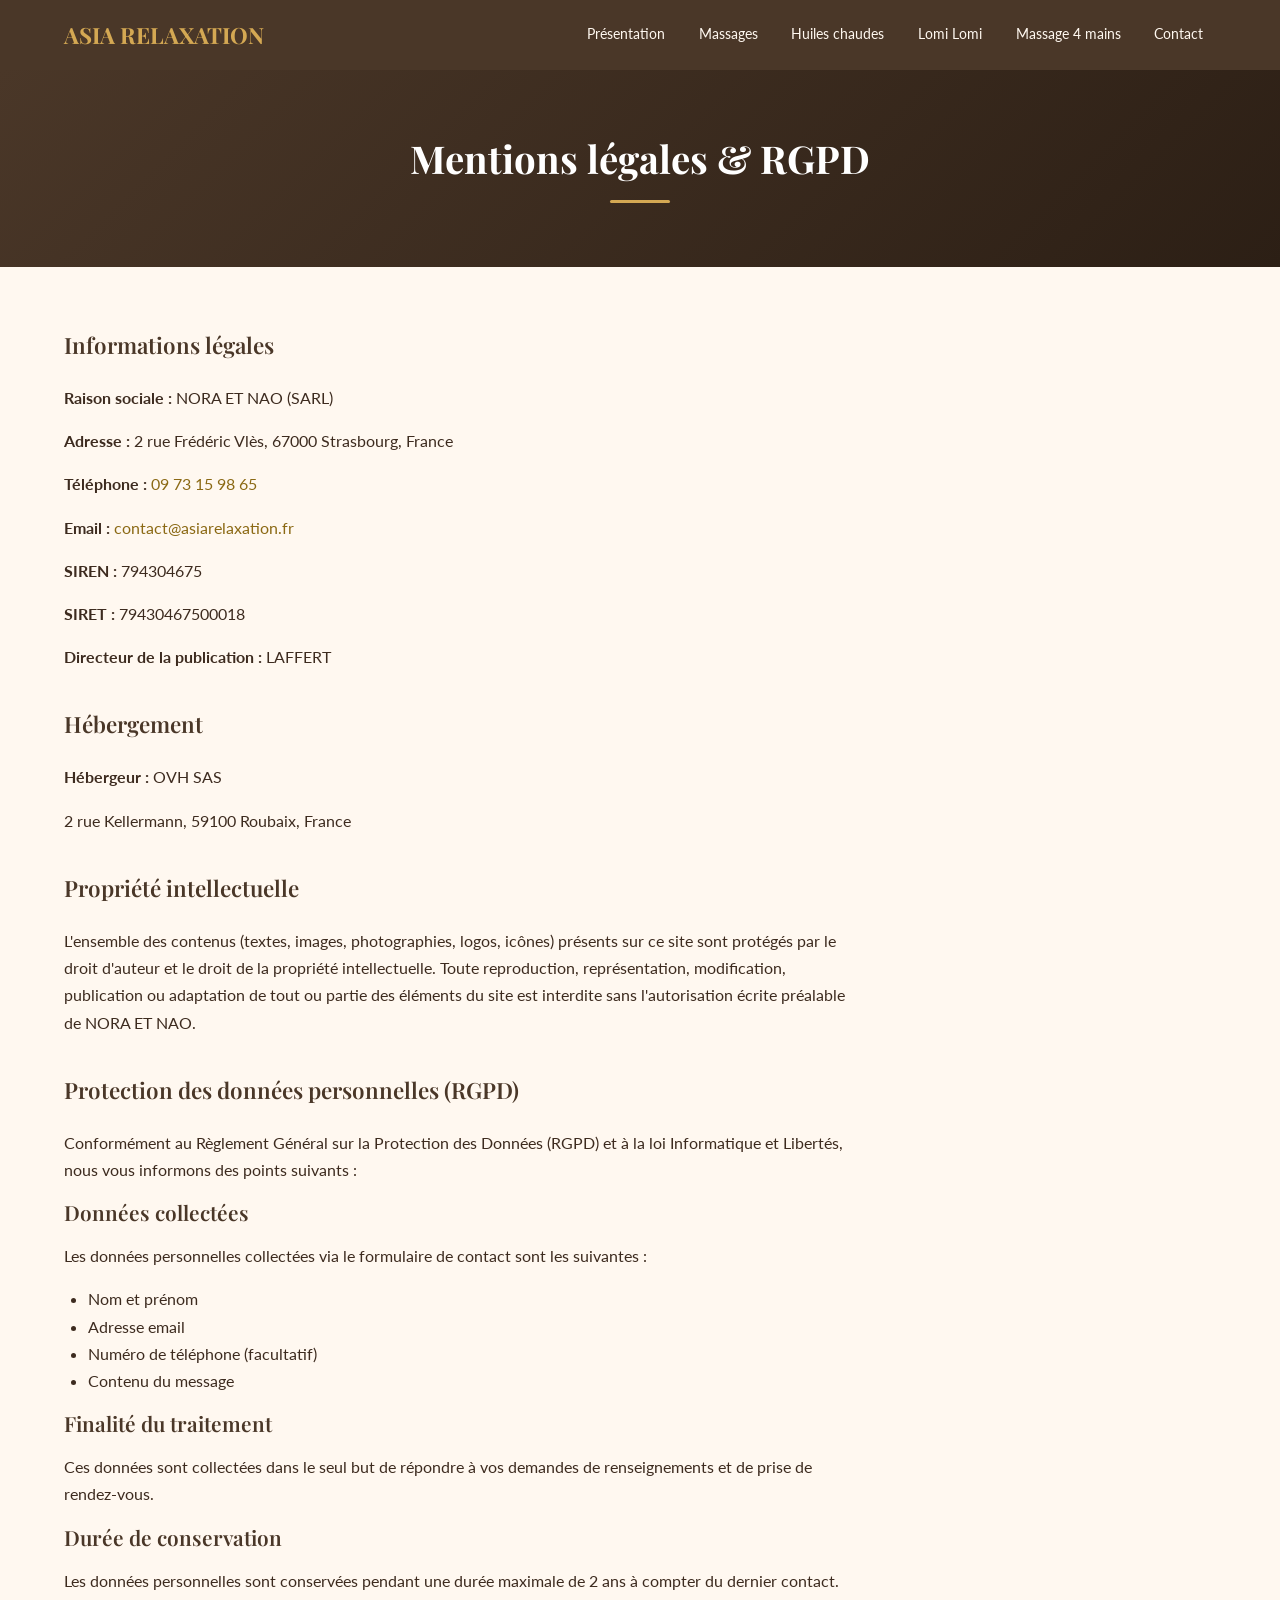
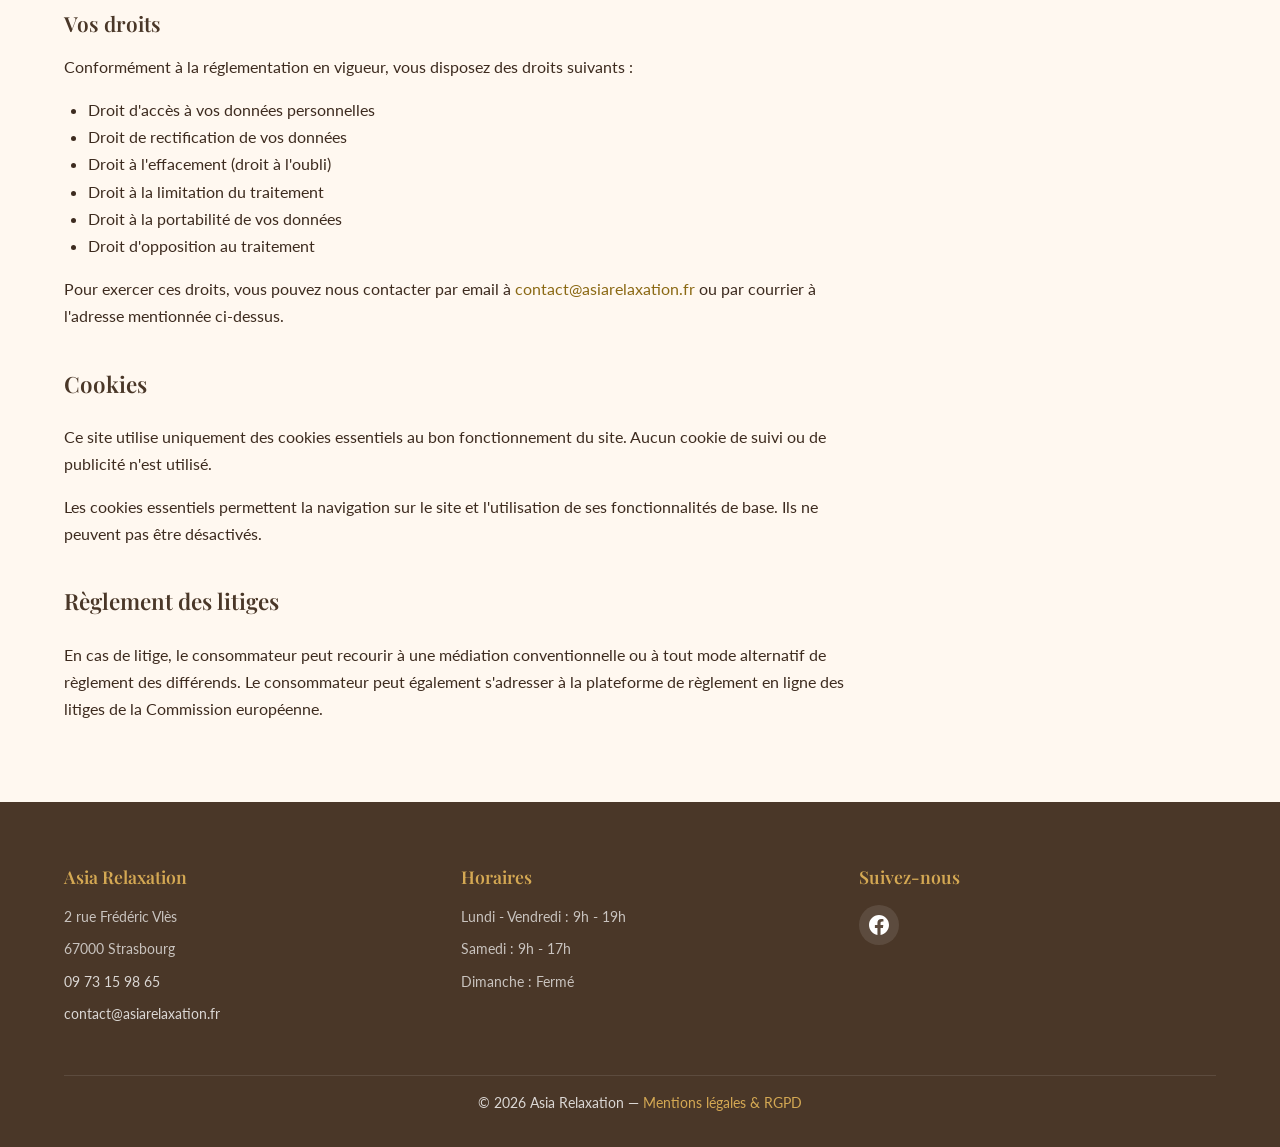
<file: mentions-legales.html>
<!DOCTYPE html>
<html lang="fr">
<head>
  <meta charset="UTF-8">
  <meta name="viewport" content="width=device-width, initial-scale=1.0">
  <title>Mentions légales & RGPD - Asia Relaxation Strasbourg</title>
  <meta name="description" content="Mentions légales, politique de confidentialité et RGPD du site Asia Relaxation, salon de massage à Strasbourg.">
  <link rel="stylesheet" href="css/style.css">
</head>
<body>

  <!-- HEADER -->
  <header class="site-header" id="site-header">
    <div class="container">
      <a href="index.html" class="logo">ASIA RELAXATION</a>
      <button class="nav-toggle" aria-label="Menu" aria-expanded="false">
        <span class="hamburger"></span>
      </button>
      <nav class="main-nav" id="main-nav">
        <ul>
          <li><a href="index.html">Présentation</a></li>
          <li><a href="massages.html">Massages</a></li>
          <li><a href="massage-huiles-chaudes.html">Huiles chaudes</a></li>
          <li><a href="massage-lomi-lomi.html">Lomi Lomi</a></li>
          <li><a href="massage-4-mains.html">Massage 4 mains</a></li>
          <li><a href="contact.html">Contact</a></li>
        </ul>
      </nav>
    </div>
  </header>

  <!-- PAGE BANNER -->
  <section class="page-banner">
    <div class="container">
      <h1>Mentions légales &amp; RGPD</h1>
      <div class="decorative-line"></div>
    </div>
  </section>

  <!-- LEGAL CONTENT -->
  <section class="legal-content">
    <div class="container">

      <h2>Informations légales</h2>
      <p><strong>Raison sociale :</strong> NORA ET NAO (SARL)</p>
      <p><strong>Adresse :</strong> 2 rue Frédéric Vlès, 67000 Strasbourg, France</p>
      <p><strong>Téléphone :</strong> <a href="tel:0973159865">09 73 15 98 65</a></p>
      <p><strong>Email :</strong> <a href="mailto:contact@asiarelaxation.fr">contact@asiarelaxation.fr</a></p>
      <p><strong>SIREN :</strong> 794304675</p>
      <p><strong>SIRET :</strong> 79430467500018</p>
      <p><strong>Directeur de la publication :</strong> LAFFERT</p>

      <h2>Hébergement</h2>
      <p><strong>Hébergeur :</strong> OVH SAS</p>
      <p>2 rue Kellermann, 59100 Roubaix, France</p>

      <h2>Propriété intellectuelle</h2>
      <p>L'ensemble des contenus (textes, images, photographies, logos, icônes) présents sur ce site sont protégés par le droit d'auteur et le droit de la propriété intellectuelle. Toute reproduction, représentation, modification, publication ou adaptation de tout ou partie des éléments du site est interdite sans l'autorisation écrite préalable de NORA ET NAO.</p>

      <h2>Protection des données personnelles (RGPD)</h2>
      <p>Conformément au Règlement Général sur la Protection des Données (RGPD) et à la loi Informatique et Libertés, nous vous informons des points suivants :</p>

      <h3>Données collectées</h3>
      <p>Les données personnelles collectées via le formulaire de contact sont les suivantes :</p>
      <ul>
        <li>Nom et prénom</li>
        <li>Adresse email</li>
        <li>Numéro de téléphone (facultatif)</li>
        <li>Contenu du message</li>
      </ul>

      <h3>Finalité du traitement</h3>
      <p>Ces données sont collectées dans le seul but de répondre à vos demandes de renseignements et de prise de rendez-vous.</p>

      <h3>Durée de conservation</h3>
      <p>Les données personnelles sont conservées pendant une durée maximale de 2 ans à compter du dernier contact.</p>

      <h3>Vos droits</h3>
      <p>Conformément à la réglementation en vigueur, vous disposez des droits suivants :</p>
      <ul>
        <li>Droit d'accès à vos données personnelles</li>
        <li>Droit de rectification de vos données</li>
        <li>Droit à l'effacement (droit à l'oubli)</li>
        <li>Droit à la limitation du traitement</li>
        <li>Droit à la portabilité de vos données</li>
        <li>Droit d'opposition au traitement</li>
      </ul>
      <p>Pour exercer ces droits, vous pouvez nous contacter par email à <a href="mailto:contact@asiarelaxation.fr">contact@asiarelaxation.fr</a> ou par courrier à l'adresse mentionnée ci-dessus.</p>

      <h2>Cookies</h2>
      <p>Ce site utilise uniquement des cookies essentiels au bon fonctionnement du site. Aucun cookie de suivi ou de publicité n'est utilisé.</p>
      <p>Les cookies essentiels permettent la navigation sur le site et l'utilisation de ses fonctionnalités de base. Ils ne peuvent pas être désactivés.</p>

      <h2>Règlement des litiges</h2>
      <p>En cas de litige, le consommateur peut recourir à une médiation conventionnelle ou à tout mode alternatif de règlement des différends. Le consommateur peut également s'adresser à la plateforme de règlement en ligne des litiges de la Commission européenne.</p>

    </div>
  </section>

  <!-- FOOTER -->
  <footer class="site-footer">
    <div class="container">
      <div class="footer-grid">
        <div class="footer-col">
          <h3>Asia Relaxation</h3>
          <p>2 rue Frédéric Vlès</p>
          <p>67000 Strasbourg</p>
          <p><a href="tel:0973159865">09 73 15 98 65</a></p>
          <p><a href="mailto:contact@asiarelaxation.fr">contact@asiarelaxation.fr</a></p>
        </div>
        <div class="footer-col">
          <h3>Horaires</h3>
          <p>Lundi - Vendredi : 9h - 19h</p>
          <p>Samedi : 9h - 17h</p>
          <p>Dimanche : Fermé</p>
        </div>
        <div class="footer-col">
          <h3>Suivez-nous</h3>
          <div class="footer-social">
            <a href="https://www.facebook.com/Asia-relaxation-1410521835832506/" target="_blank" rel="noopener" aria-label="Facebook">
              <svg viewBox="0 0 24 24"><path d="M24 12.073c0-6.627-5.373-12-12-12s-12 5.373-12 12c0 5.99 4.388 10.954 10.125 11.854v-8.385H7.078v-3.47h3.047V9.43c0-3.007 1.792-4.669 4.533-4.669 1.312 0 2.686.235 2.686.235v2.953H15.83c-1.491 0-1.956.925-1.956 1.874v2.25h3.328l-.532 3.47h-2.796v8.385C19.612 23.027 24 18.062 24 12.073z"/></svg>
            </a>
          </div>
        </div>
      </div>
      <div class="footer-bottom">
        <p>&copy; 2026 Asia Relaxation &mdash; <a href="mentions-legales.html">Mentions légales & RGPD</a></p>
      </div>
    </div>
  </footer>

  <script src="js/main.js"></script>
</body>
</html>
</file>
<file: css/style.css>
/* ===== GOOGLE FONTS (self-hosted alternative: download woff2 files) ===== */
@import url('https://fonts.googleapis.com/css2?family=Playfair+Display:wght@400;600;700&family=Lato:wght@300;400;700&display=swap');

/* ===== RESET & BASE ===== */
*, *::before, *::after {
  margin: 0;
  padding: 0;
  box-sizing: border-box;
}

html {
  scroll-behavior: smooth;
}

body {
  font-family: 'Lato', 'Segoe UI', sans-serif;
  font-size: 16px;
  line-height: 1.7;
  color: var(--color-text);
  background-color: var(--color-bg);
}

img {
  max-width: 100%;
  height: auto;
  display: block;
}

a {
  color: var(--color-primary);
  text-decoration: none;
  transition: color var(--transition);
}

a:hover {
  color: var(--color-primary-light);
}

ul {
  list-style: none;
}

/* ===== CSS CUSTOM PROPERTIES ===== */
:root {
  --color-primary: #8B6914;
  --color-primary-light: #C9A84C;
  --color-primary-dark: #6B4F10;
  --color-secondary: #4A3728;
  --color-bg: #FFF8F0;
  --color-bg-alt: #F5EDE3;
  --color-white: #FFFFFF;
  --color-text: #3D2B1F;
  --color-text-light: #7A6858;
  --color-accent: #D4A853;
  --color-success: #5A7A3A;

  --font-heading: 'Playfair Display', Georgia, serif;
  --font-body: 'Lato', 'Segoe UI', sans-serif;

  --space-xs: 0.5rem;
  --space-sm: 1rem;
  --space-md: 1.5rem;
  --space-lg: 2.5rem;
  --space-xl: 4rem;

  --max-width: 1200px;
  --header-height: 70px;
  --border-radius: 8px;
  --shadow: 0 2px 12px rgba(61, 43, 31, 0.1);
  --shadow-hover: 0 6px 20px rgba(61, 43, 31, 0.18);
  --transition: 0.3s ease;
}

/* ===== LAYOUT UTILITIES ===== */
.container {
  width: 100%;
  max-width: var(--max-width);
  margin: 0 auto;
  padding: 0 var(--space-sm);
}

.section {
  padding: var(--space-xl) 0;
}

.section--alt {
  background-color: var(--color-bg-alt);
}

.text-center {
  text-align: center;
}

/* ===== TYPOGRAPHY ===== */
h1, h2, h3, h4 {
  font-family: var(--font-heading);
  color: var(--color-secondary);
  line-height: 1.3;
}

h1 {
  font-size: 2.2rem;
  font-weight: 700;
  margin-bottom: var(--space-md);
}

h2 {
  font-size: 1.8rem;
  font-weight: 600;
  margin-bottom: var(--space-md);
}

h3 {
  font-size: 1.3rem;
  font-weight: 600;
  margin-bottom: var(--space-sm);
}

p {
  margin-bottom: var(--space-sm);
}

.section-title {
  text-align: center;
  margin-bottom: var(--space-lg);
  position: relative;
}

.section-title::after {
  content: '';
  display: block;
  width: 60px;
  height: 3px;
  background: var(--color-accent);
  margin: var(--space-sm) auto 0;
  border-radius: 2px;
}

/* ===== BUTTONS ===== */
.btn {
  display: inline-block;
  padding: 0.8rem 2rem;
  border-radius: var(--border-radius);
  font-family: var(--font-body);
  font-size: 1rem;
  font-weight: 700;
  text-transform: uppercase;
  letter-spacing: 1px;
  cursor: pointer;
  transition: all var(--transition);
  border: none;
  text-align: center;
}

.btn--primary {
  background-color: var(--color-primary);
  color: var(--color-white);
}

.btn--primary:hover {
  background-color: var(--color-primary-light);
  color: var(--color-white);
  transform: translateY(-2px);
  box-shadow: var(--shadow-hover);
}

.btn--outline {
  background-color: transparent;
  color: var(--color-primary);
  border: 2px solid var(--color-primary);
}

.btn--outline:hover {
  background-color: var(--color-primary);
  color: var(--color-white);
}

/* ===== HEADER & NAVIGATION ===== */
.site-header {
  position: sticky;
  top: 0;
  z-index: 1000;
  background-color: var(--color-secondary);
  height: var(--header-height);
  display: flex;
  align-items: center;
  transition: box-shadow var(--transition);
}

.site-header.scrolled {
  box-shadow: 0 4px 20px rgba(0, 0, 0, 0.3);
}

.site-header .container {
  display: flex;
  align-items: center;
  justify-content: space-between;
}

.logo {
  font-family: var(--font-heading);
  font-size: 1.4rem;
  font-weight: 700;
  color: var(--color-accent);
  text-decoration: none;
  white-space: nowrap;
}

.logo:hover {
  color: var(--color-primary-light);
}

.main-nav ul {
  display: flex;
  gap: var(--space-xs);
}

.main-nav a {
  display: block;
  padding: 0.5rem 0.8rem;
  color: var(--color-bg);
  font-size: 0.9rem;
  font-weight: 400;
  border-radius: var(--border-radius);
  transition: all var(--transition);
}

.main-nav a:hover,
.main-nav a.active {
  background-color: rgba(255, 255, 255, 0.1);
  color: var(--color-accent);
}

/* Hamburger */
.nav-toggle {
  display: none;
  background: none;
  border: none;
  cursor: pointer;
  padding: 0.5rem;
}

.hamburger,
.hamburger::before,
.hamburger::after {
  display: block;
  width: 24px;
  height: 2px;
  background-color: var(--color-bg);
  transition: all var(--transition);
}

.hamburger {
  position: relative;
}

.hamburger::before,
.hamburger::after {
  content: '';
  position: absolute;
  left: 0;
}

.hamburger::before {
  top: -7px;
}

.hamburger::after {
  top: 7px;
}

.nav-toggle[aria-expanded="true"] .hamburger {
  background-color: transparent;
}

.nav-toggle[aria-expanded="true"] .hamburger::before {
  top: 0;
  transform: rotate(45deg);
}

.nav-toggle[aria-expanded="true"] .hamburger::after {
  top: 0;
  transform: rotate(-45deg);
}

/* ===== HERO SECTION ===== */
.hero {
  position: relative;
  min-height: 70vh;
  display: flex;
  align-items: center;
  justify-content: center;
  text-align: center;
  background: linear-gradient(135deg, #4A3728 0%, #2C1F15 50%, #1a120b 100%);
  overflow: hidden;
}

.hero::before {
  content: '';
  position: absolute;
  inset: 0;
  background: url('../images/hero-bg.jpg') center/cover no-repeat;
  opacity: 0.3;
}

.hero-content {
  position: relative;
  z-index: 1;
  padding: var(--space-xl) var(--space-sm);
  max-width: 800px;
}

.hero h1 {
  color: var(--color-white);
  font-size: 2.5rem;
  margin-bottom: var(--space-sm);
}

.hero p {
  color: rgba(255, 255, 255, 0.9);
  font-size: 1.15rem;
  margin-bottom: var(--space-lg);
}

.hero .decorative-line {
  width: 80px;
  height: 3px;
  background: var(--color-accent);
  margin: 0 auto var(--space-md);
  border-radius: 2px;
}

/* ===== PAGE BANNER (for sub-pages) ===== */
.page-banner {
  background: linear-gradient(135deg, #4A3728 0%, #2C1F15 100%);
  padding: var(--space-xl) 0;
  text-align: center;
}

.page-banner h1 {
  color: var(--color-white);
  margin-bottom: var(--space-xs);
}

.page-banner p {
  color: rgba(255, 255, 255, 0.8);
  font-size: 1.1rem;
}

.page-banner .decorative-line {
  width: 60px;
  height: 3px;
  background: var(--color-accent);
  margin: var(--space-sm) auto 0;
  border-radius: 2px;
}

/* ===== SERVICE CARDS (Homepage) ===== */
.services-grid {
  display: grid;
  grid-template-columns: 1fr;
  gap: var(--space-md);
}

.service-card {
  background: var(--color-white);
  border-radius: var(--border-radius);
  overflow: hidden;
  box-shadow: var(--shadow);
  transition: all var(--transition);
}

.service-card:hover {
  transform: translateY(-4px);
  box-shadow: var(--shadow-hover);
}

.service-card-img {
  width: 100%;
  height: 220px;
  background-color: var(--color-bg-alt);
  background-size: cover;
  background-position: center;
  display: flex;
  align-items: center;
  justify-content: center;
  color: var(--color-text-light);
  font-style: italic;
}

.service-card-body {
  padding: var(--space-md);
}

.service-card-body h3 {
  color: var(--color-secondary);
}

.service-card-body p {
  color: var(--color-text-light);
  font-size: 0.95rem;
  margin-bottom: var(--space-sm);
}

.service-card-body .btn {
  font-size: 0.85rem;
  padding: 0.6rem 1.5rem;
}

/* ===== BENEFITS SECTION ===== */
.benefits-list {
  display: grid;
  grid-template-columns: 1fr;
  gap: var(--space-md);
}

.benefit-item {
  text-align: center;
  padding: var(--space-md);
  background: var(--color-white);
  border-radius: var(--border-radius);
  box-shadow: var(--shadow);
}

.benefit-icon {
  font-size: 2.5rem;
  margin-bottom: var(--space-sm);
  color: var(--color-primary);
}

.benefit-item h3 {
  font-size: 1.1rem;
  margin-bottom: var(--space-xs);
}

.benefit-item p {
  color: var(--color-text-light);
  font-size: 0.9rem;
  margin-bottom: 0;
}

/* ===== MASSAGE DETAIL PAGES ===== */
.massage-content {
  padding: var(--space-xl) 0;
}

.massage-block {
  margin-bottom: var(--space-xl);
}

.massage-block:last-child {
  margin-bottom: 0;
}

.massage-block h2 {
  position: relative;
}

.massage-block h2::after {
  content: '';
  display: block;
  width: 40px;
  height: 3px;
  background: var(--color-accent);
  margin-top: var(--space-xs);
  border-radius: 2px;
}

.massage-block p {
  color: var(--color-text);
  max-width: 800px;
}

.massage-block ul {
  list-style: none;
  padding: 0;
  margin-bottom: var(--space-sm);
}

.massage-block ul li {
  padding: 0.3rem 0 0.3rem 1.5rem;
  position: relative;
  color: var(--color-text);
}

.massage-block ul li::before {
  content: '✦';
  position: absolute;
  left: 0;
  color: var(--color-accent);
  font-size: 0.8rem;
}

.massage-img-placeholder {
  width: 100%;
  height: 300px;
  background-color: var(--color-bg-alt);
  border-radius: var(--border-radius);
  display: flex;
  align-items: center;
  justify-content: center;
  color: var(--color-text-light);
  font-style: italic;
  margin-bottom: var(--space-md);
}

/* ===== PRICING TABLES ===== */
.pricing {
  padding: var(--space-xl) 0;
  background-color: var(--color-bg-alt);
}

.pricing-table {
  width: 100%;
  border-collapse: collapse;
  background: var(--color-white);
  border-radius: var(--border-radius);
  overflow: hidden;
  box-shadow: var(--shadow);
}

.pricing-table thead {
  background-color: var(--color-secondary);
  color: var(--color-white);
}

.pricing-table th {
  padding: 1rem;
  text-align: left;
  font-family: var(--font-heading);
  font-weight: 600;
  font-size: 0.95rem;
}

.pricing-table td {
  padding: 1rem;
  border-bottom: 1px solid var(--color-bg-alt);
}

.pricing-table tbody tr:last-child td {
  border-bottom: none;
}

.pricing-table tbody tr:hover {
  background-color: var(--color-bg);
}

.pricing-table .price {
  font-weight: 700;
  color: var(--color-primary);
  font-size: 1.1rem;
}

/* ===== LOYALTY / PROMO CALLOUTS ===== */
.promo-callout {
  padding: var(--space-lg) 0;
}

.promo-grid {
  display: grid;
  grid-template-columns: 1fr;
  gap: var(--space-md);
}

.promo-card {
  padding: var(--space-md);
  border-radius: var(--border-radius);
  text-align: center;
}

.promo-card h3 {
  font-family: var(--font-heading);
  margin-bottom: var(--space-xs);
}

.promo-card p {
  margin-bottom: 0;
  font-size: 0.95rem;
}

.promo-loyalty {
  background: linear-gradient(135deg, #f0e6d3, #e8dcc8);
  border-left: 4px solid var(--color-success);
}

.promo-loyalty h3 {
  color: var(--color-success);
}

.promo-gift {
  background: linear-gradient(135deg, #f5edd8, #ede3cb);
  border-left: 4px solid var(--color-primary);
}

.promo-gift h3 {
  color: var(--color-primary);
}

/* ===== CONTACT PAGE ===== */

/* Quick contact bar */
.contact-bar {
  background: var(--color-secondary);
  padding: var(--space-md) 0;
}

.contact-bar-grid {
  display: grid;
  grid-template-columns: 1fr;
  gap: var(--space-sm);
}

.contact-bar-item {
  display: flex;
  align-items: center;
  gap: var(--space-sm);
  padding: var(--space-sm) var(--space-md);
  background: rgba(255, 255, 255, 0.06);
  border-radius: var(--border-radius);
  color: rgba(255, 255, 255, 0.9);
  text-decoration: none;
  transition: all var(--transition);
}

.contact-bar-item:hover {
  background: rgba(255, 255, 255, 0.12);
  color: var(--color-white);
}

.contact-bar-icon {
  width: 44px;
  height: 44px;
  border-radius: 50%;
  background: var(--color-primary);
  display: flex;
  align-items: center;
  justify-content: center;
  flex-shrink: 0;
}

.contact-bar-icon svg {
  width: 20px;
  height: 20px;
  color: var(--color-white);
}

.contact-bar-item strong {
  display: block;
  font-size: 0.85rem;
  color: var(--color-accent);
  letter-spacing: 0.5px;
  text-transform: uppercase;
}

.contact-bar-item span {
  font-size: 0.95rem;
}

/* Main contact layout */
.contact-main {
  padding: var(--space-xl) 0;
}

.contact-layout {
  display: grid;
  grid-template-columns: 1fr;
  gap: var(--space-lg);
}

/* Form card */
.contact-form-card {
  background: var(--color-white);
  border-radius: 12px;
  padding: var(--space-lg);
  box-shadow: var(--shadow);
}

.contact-form-header {
  margin-bottom: var(--space-lg);
}

.contact-form-header h2 {
  margin-bottom: var(--space-xs);
}

.contact-form-header p {
  color: var(--color-text-light);
  margin-bottom: 0;
}

.form-row {
  display: grid;
  grid-template-columns: 1fr;
  gap: 0 var(--space-md);
}

.form-group {
  margin-bottom: var(--space-sm);
}

.form-group label {
  display: block;
  font-weight: 600;
  margin-bottom: 6px;
  color: var(--color-secondary);
  font-size: 0.9rem;
}

.form-group label .required {
  color: var(--color-primary);
}

.form-group input,
.form-group textarea {
  width: 100%;
  padding: 0.85rem 1rem;
  border: 2px solid #e8ddd0;
  border-radius: var(--border-radius);
  font-family: var(--font-body);
  font-size: 1rem;
  color: var(--color-text);
  background: var(--color-bg);
  transition: all var(--transition);
}

.form-group input:focus,
.form-group textarea:focus {
  outline: none;
  border-color: var(--color-primary);
  background: var(--color-white);
  box-shadow: 0 0 0 4px rgba(139, 105, 20, 0.08);
}

.form-group input::placeholder,
.form-group textarea::placeholder {
  color: #b5a898;
}

.form-group textarea {
  min-height: 140px;
  resize: vertical;
}

.checkbox-group {
  display: flex;
  align-items: flex-start;
  gap: var(--space-xs);
  margin-bottom: var(--space-md);
  padding: var(--space-sm);
  background: var(--color-bg);
  border-radius: var(--border-radius);
}

.checkbox-group input[type="checkbox"] {
  width: auto;
  margin-top: 0.3rem;
  accent-color: var(--color-primary);
}

.checkbox-group label {
  font-weight: 400;
  font-size: 0.85rem;
  color: var(--color-text-light);
  margin-bottom: 0;
  line-height: 1.5;
}

.checkbox-group label .required {
  color: var(--color-primary);
}

.form-error {
  color: #c0392b;
  font-size: 0.85rem;
  margin-top: 4px;
  display: none;
}

.btn--full {
  width: 100%;
  justify-content: center;
  display: inline-flex;
  align-items: center;
}

/* Sidebar cards */
.contact-sidebar {
  display: flex;
  flex-direction: column;
  gap: var(--space-md);
}

.contact-card {
  background: var(--color-white);
  padding: var(--space-md);
  border-radius: 12px;
  box-shadow: var(--shadow);
}

.contact-card-icon {
  width: 48px;
  height: 48px;
  border-radius: 12px;
  background: linear-gradient(135deg, #f5edd8, #ede3cb);
  display: flex;
  align-items: center;
  justify-content: center;
  margin-bottom: var(--space-sm);
}

.contact-card-icon svg {
  width: 24px;
  height: 24px;
  color: var(--color-primary);
}

.contact-card h3 {
  font-size: 1.1rem;
  margin-bottom: var(--space-xs);
}

.contact-card p {
  color: var(--color-text-light);
  font-size: 0.95rem;
  margin-bottom: var(--space-xs);
}

.contact-card-link {
  display: inline-flex;
  align-items: center;
  gap: 4px;
  font-size: 0.9rem;
  font-weight: 600;
  color: var(--color-primary);
  margin-top: var(--space-xs);
}

.contact-card-link:hover {
  text-decoration: underline;
}

/* Hours table */
.hours-table {
  margin-top: var(--space-xs);
}

.hours-row {
  display: flex;
  justify-content: space-between;
  padding: 8px 0;
  border-bottom: 1px solid var(--color-bg-alt);
  font-size: 0.95rem;
}

.hours-row:last-child {
  border-bottom: none;
}

.hours-time {
  font-weight: 700;
  color: var(--color-secondary);
}

.hours-closed .hours-time {
  color: #b5a898;
}

/* CTA card */
.contact-card--cta {
  background: linear-gradient(135deg, var(--color-secondary), #2C1F15);
  color: rgba(255, 255, 255, 0.9);
}

.contact-card--cta h3 {
  color: var(--color-accent);
}

.contact-card--cta p {
  color: rgba(255, 255, 255, 0.7);
}

/* Map */
.map-section {
  padding: var(--space-xl) 0;
  background: var(--color-bg-alt);
}

.map-consent {
  background: var(--color-white);
  border-radius: 12px;
  padding: var(--space-xl) var(--space-lg);
  text-align: center;
  box-shadow: var(--shadow);
  cursor: pointer;
  transition: all var(--transition);
}

.map-consent:hover {
  box-shadow: var(--shadow-hover);
  transform: translateY(-2px);
}

.map-consent-inner h3 {
  margin-bottom: var(--space-xs);
}

.map-consent-inner p {
  color: var(--color-text-light);
  margin-bottom: var(--space-md);
  font-size: 0.95rem;
}

.map-wrapper iframe {
  width: 100%;
  height: 400px;
  border: 0;
  border-radius: 12px;
}

/* ===== FOOTER ===== */
.site-footer {
  background-color: var(--color-secondary);
  color: rgba(255, 255, 255, 0.8);
  padding: var(--space-xl) 0 var(--space-sm);
}

.footer-grid {
  display: grid;
  grid-template-columns: 1fr;
  gap: var(--space-lg);
  margin-bottom: var(--space-lg);
}

.footer-col h3 {
  color: var(--color-accent);
  font-size: 1.1rem;
  margin-bottom: var(--space-sm);
}

.footer-col p {
  margin-bottom: var(--space-xs);
  font-size: 0.9rem;
  color: rgba(255, 255, 255, 0.7);
}

.footer-col a {
  color: rgba(255, 255, 255, 0.8);
}

.footer-col a:hover {
  color: var(--color-accent);
}

.footer-social a {
  display: inline-flex;
  align-items: center;
  justify-content: center;
  width: 40px;
  height: 40px;
  background: rgba(255, 255, 255, 0.1);
  border-radius: 50%;
  color: var(--color-white);
  transition: all var(--transition);
}

.footer-social a:hover {
  background: var(--color-primary);
  color: var(--color-white);
}

.footer-social svg {
  width: 20px;
  height: 20px;
  fill: currentColor;
}

.footer-bottom {
  border-top: 1px solid rgba(255, 255, 255, 0.1);
  padding-top: var(--space-sm);
  text-align: center;
  font-size: 0.85rem;
}

.footer-bottom a {
  color: var(--color-accent);
}

/* ===== MENTIONS LEGALES ===== */
.legal-content {
  padding: var(--space-xl) 0;
}

.legal-content h2 {
  margin-top: var(--space-lg);
  font-size: 1.4rem;
}

.legal-content h2:first-child {
  margin-top: 0;
}

.legal-content p,
.legal-content ul {
  max-width: 800px;
}

.legal-content ul {
  list-style: disc;
  padding-left: 1.5rem;
  margin-bottom: var(--space-sm);
}

/* ===== RESPONSIVE: Small mobile (< 400px) ===== */
@media (max-width: 399px) {
  html {
    font-size: 14px;
  }

  h1 {
    font-size: 1.6rem;
  }

  h2 {
    font-size: 1.3rem;
  }

  .hero {
    min-height: 50vh;
  }

  .hero h1 {
    font-size: 1.7rem;
  }

  .hero p {
    font-size: 0.95rem;
  }

  .page-banner {
    padding: var(--space-lg) 0;
  }

  .page-banner h1 {
    font-size: 1.5rem;
  }

  .btn {
    padding: 0.7rem 1.4rem;
    font-size: 0.85rem;
    width: 100%;
  }

  /* Stack pricing table on very small screens */
  .pricing-table,
  .pricing-table thead,
  .pricing-table tbody,
  .pricing-table tr,
  .pricing-table th,
  .pricing-table td {
    display: block;
  }

  .pricing-table thead {
    display: none;
  }

  .pricing-table tr {
    margin-bottom: var(--space-sm);
    border-bottom: 2px solid var(--color-bg-alt);
    padding: var(--space-sm);
  }

  .pricing-table td {
    padding: 0.4rem 0;
    border-bottom: none;
    text-align: left;
  }

  .pricing-table td::before {
    content: attr(data-label);
    font-weight: 700;
    color: var(--color-secondary);
    display: block;
    font-size: 0.8rem;
    margin-bottom: 0.1rem;
  }

  .service-card-img {
    height: 180px;
  }

  .contact-form-card {
    padding: var(--space-sm);
  }

  .contact-card {
    padding: var(--space-sm);
  }

  .map-wrapper iframe {
    height: 250px;
  }
}

/* ===== RESPONSIVE: 576px+ (Large phones) ===== */
@media (min-width: 576px) {
  .services-grid {
    grid-template-columns: repeat(2, 1fr);
  }

  .benefits-list {
    grid-template-columns: repeat(2, 1fr);
  }

  .promo-grid {
    grid-template-columns: repeat(2, 1fr);
  }

  .form-row {
    grid-template-columns: 1fr 1fr;
  }

  .contact-bar-grid {
    grid-template-columns: repeat(2, 1fr);
  }
}

/* ===== RESPONSIVE: 768px+ (Tablets) ===== */
@media (min-width: 768px) {
  h1 { font-size: 2.8rem; }
  h2 { font-size: 2rem; }

  .container {
    padding: 0 var(--space-md);
  }

  .hero h1 {
    font-size: 3rem;
  }

  .hero p {
    font-size: 1.2rem;
  }

  .page-banner h1 {
    font-size: 2.4rem;
  }

  .contact-bar-grid {
    grid-template-columns: repeat(3, 1fr);
  }

  .footer-grid {
    grid-template-columns: repeat(3, 1fr);
  }

  .benefits-list {
    grid-template-columns: repeat(3, 1fr);
  }

  .massage-block {
    padding-right: var(--space-xl);
  }

  .map-wrapper iframe {
    height: 450px;
  }
}

/* ===== RESPONSIVE: 1024px+ (Desktop) ===== */
@media (min-width: 1024px) {
  .services-grid {
    grid-template-columns: repeat(4, 1fr);
  }

  .nav-toggle {
    display: none !important;
  }

  .main-nav {
    display: flex !important;
  }

  .main-nav ul {
    gap: var(--space-xs);
  }

  .main-nav a {
    font-size: 0.85rem;
  }

  .hero {
    min-height: 75vh;
  }

  .hero h1 {
    font-size: 3.2rem;
  }

  .pricing-table {
    max-width: 800px;
    margin: 0 auto;
  }

  .contact-layout {
    grid-template-columns: 1.4fr 1fr;
  }
}

/* ===== RESPONSIVE: Mobile nav ===== */
@media (max-width: 1023px) {
  .nav-toggle {
    display: block;
    z-index: 1001;
  }

  .main-nav {
    display: none;
    position: fixed;
    top: var(--header-height);
    left: 0;
    right: 0;
    bottom: 0;
    background: var(--color-secondary);
    padding: var(--space-sm);
    box-shadow: 0 4px 20px rgba(0, 0, 0, 0.3);
    overflow-y: auto;
  }

  .main-nav.nav--open {
    display: block;
  }

  .main-nav ul {
    flex-direction: column;
    gap: 0;
  }

  .main-nav a {
    padding: 1rem var(--space-sm);
    font-size: 1.1rem;
    border-bottom: 1px solid rgba(255, 255, 255, 0.05);
  }
}

/* ===== RESPONSIVE: Pricing table scroll on medium mobile ===== */
@media (min-width: 400px) and (max-width: 575px) {
  .pricing {
    padding: var(--space-lg) 0;
  }

  .pricing-table th,
  .pricing-table td {
    padding: 0.7rem 0.5rem;
    font-size: 0.9rem;
  }

  .pricing-table .price {
    font-size: 1rem;
  }
}

/* ===== Touch-friendly tap targets ===== */
@media (pointer: coarse) {
  .main-nav a {
    min-height: 44px;
    display: flex;
    align-items: center;
  }

  .btn {
    min-height: 44px;
  }

  .form-group input,
  .form-group textarea {
    min-height: 44px;
    font-size: 16px; /* prevents iOS zoom on focus */
  }

  .footer-social a {
    width: 48px;
    height: 48px;
  }
}
</file>
